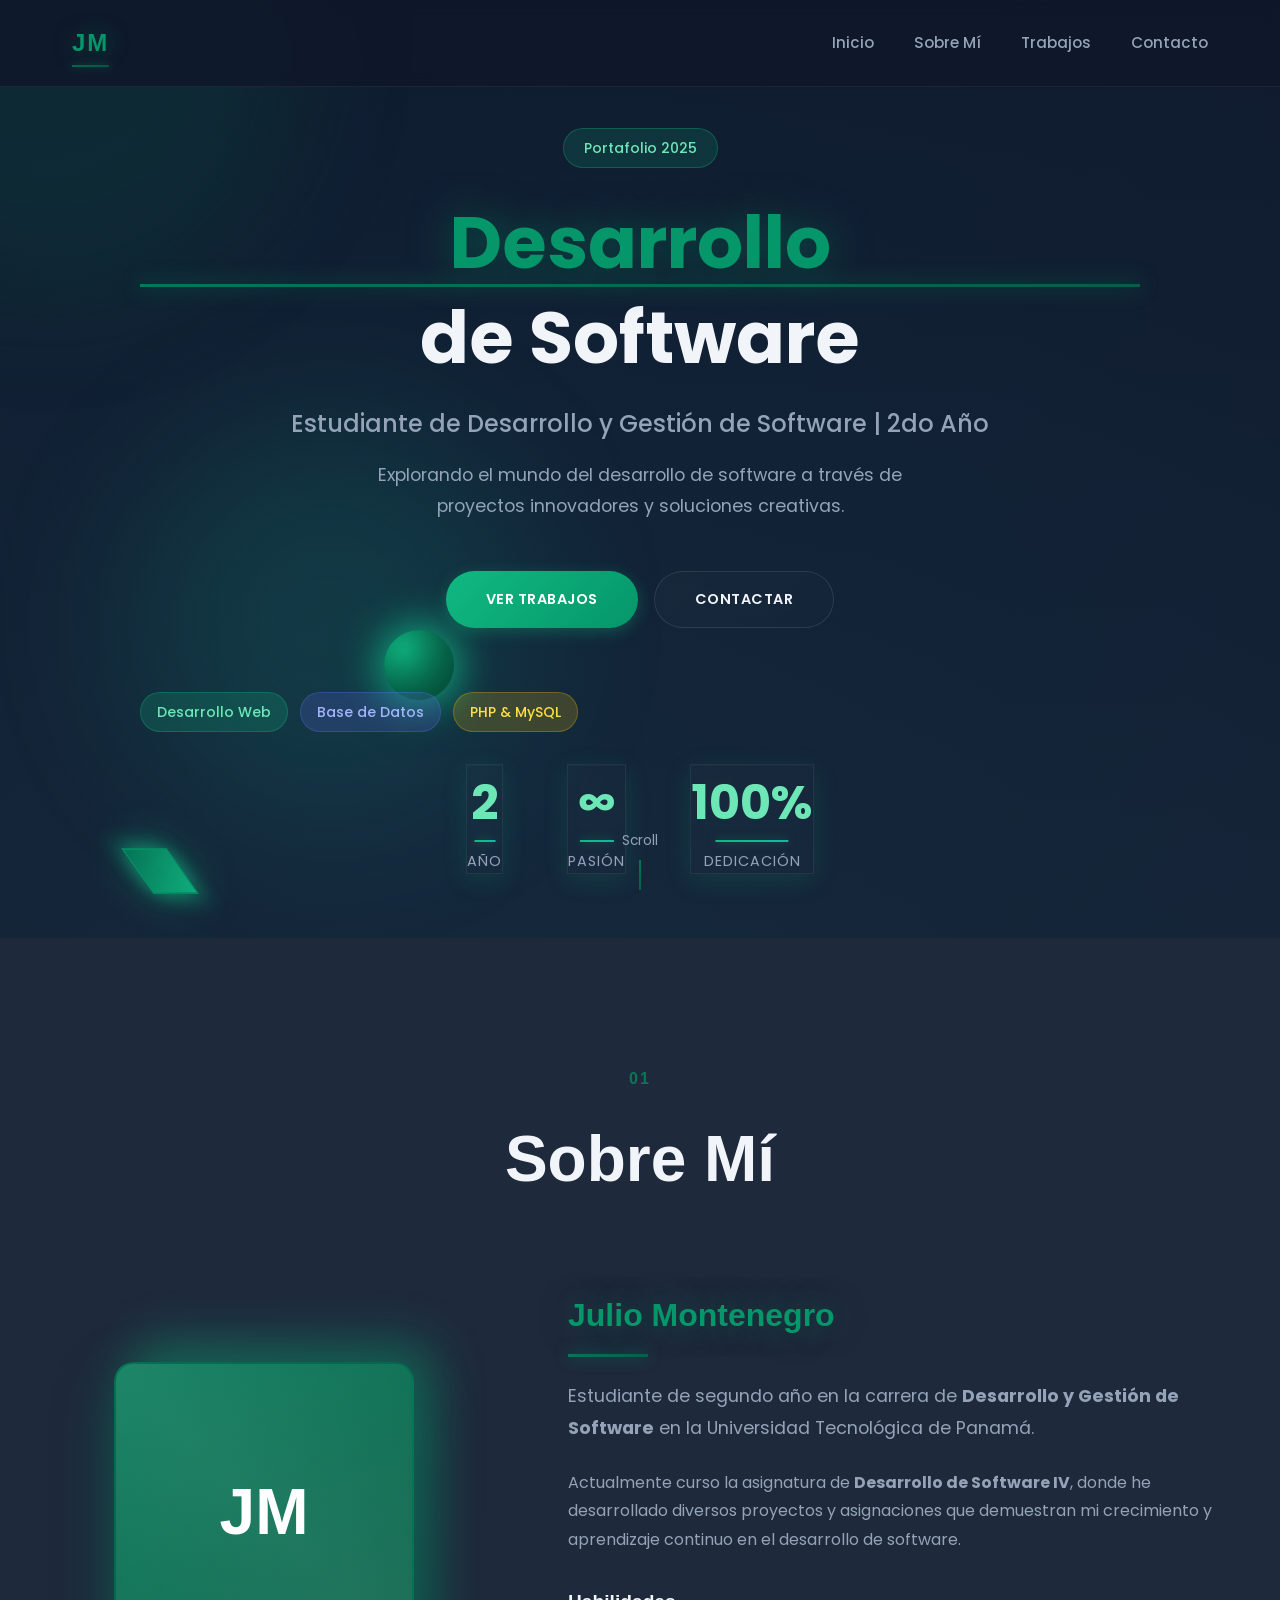
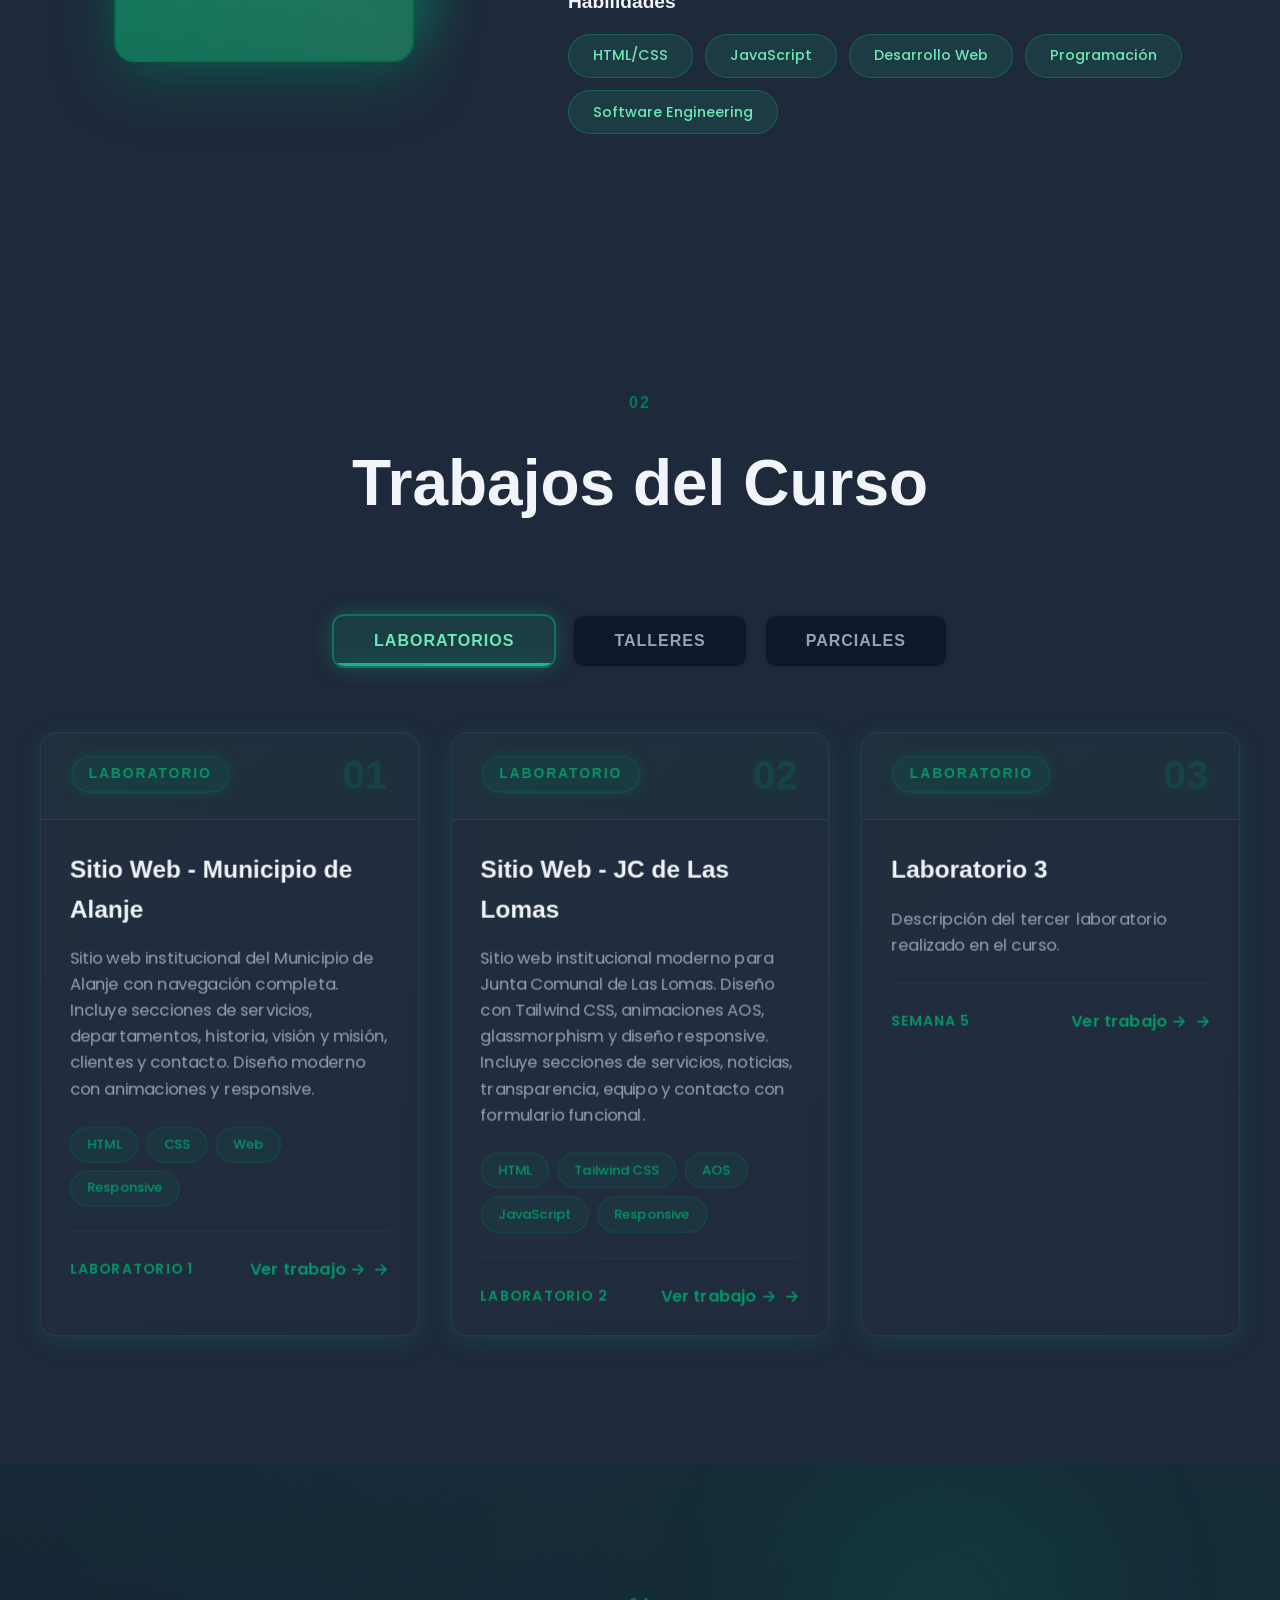
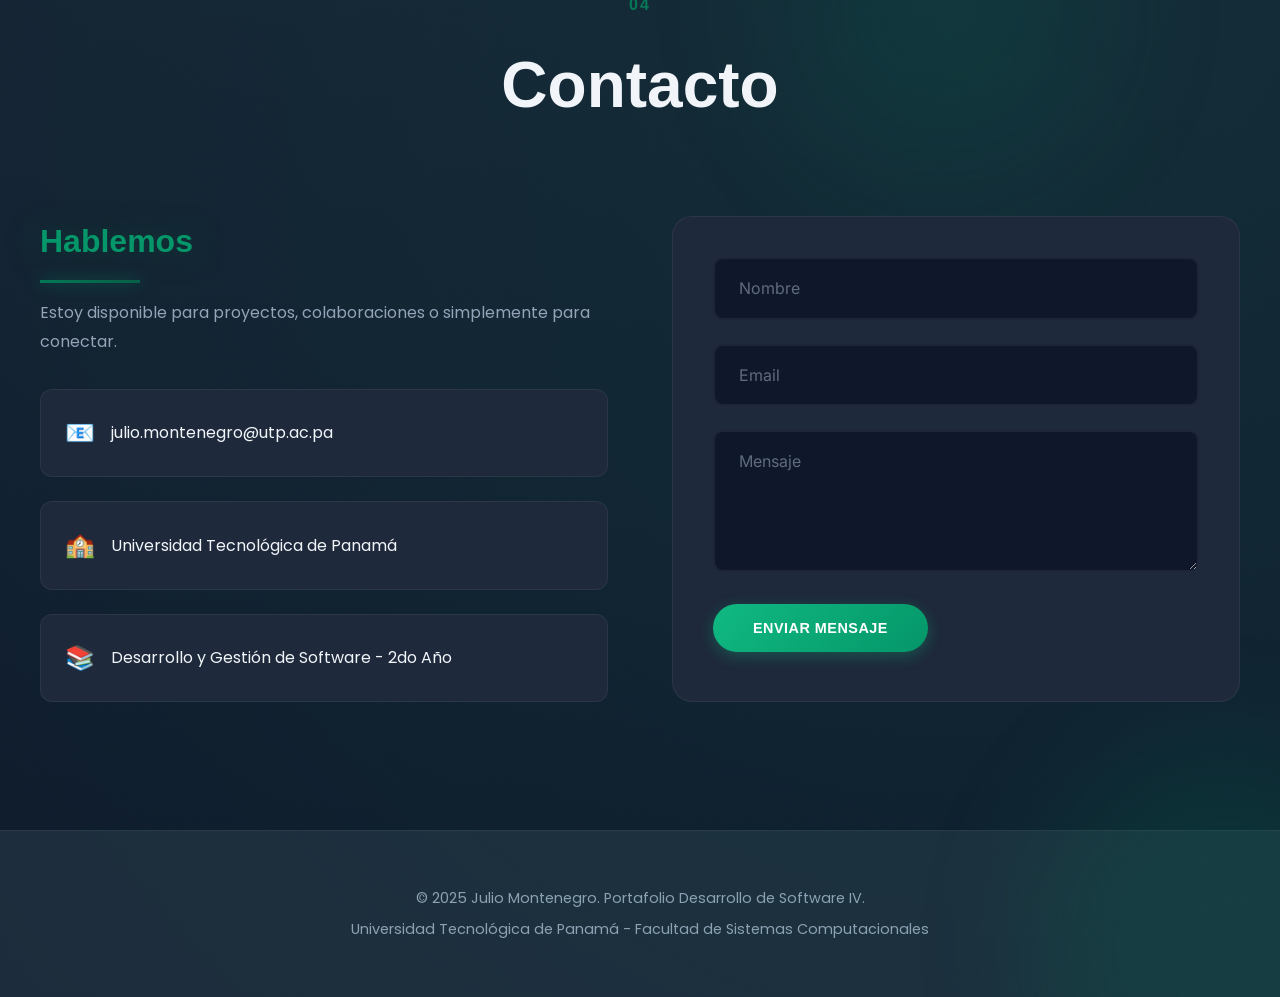
<file: index.html>
<!DOCTYPE html>
<html lang="es">
<head>
    <meta charset="UTF-8">
    <meta name="viewport" content="width=device-width, initial-scale=1.0">
    <title>Portafolio - Desarrollo de Software IV</title>
    <link rel="stylesheet" href="styles.css">
    <link rel="preconnect" href="https://fonts.googleapis.com">
    <link rel="preconnect" href="https://fonts.gstatic.com" crossorigin>
    <link href="https://fonts.googleapis.com/css2?family=Poppins:wght@300;400;500;600;700;800&family=Inter:wght@300;400;500;600;700;800&display=swap" rel="stylesheet">
    <!-- AOS (Animate on Scroll) -->
    <link href="https://unpkg.com/aos@2.3.1/dist/aos.css" rel="stylesheet">
    <script defer src="https://unpkg.com/aos@2.3.1/dist/aos.js"></script>
    <!-- Font Awesome -->
    <link rel="stylesheet" href="https://cdnjs.cloudflare.com/ajax/libs/font-awesome/6.4.0/css/all.min.css"/>
</head>
<body>
    <!-- Background -->
    <div class="bg-gradient"></div>
    <div class="bg-shapes">
        <div class="shape shape-1"></div>
        <div class="shape shape-2"></div>
        <div class="shape shape-3"></div>
        <div class="shape shape-4"></div>
        <div class="shape shape-5"></div>
    </div>
    <!-- 3D Floating Elements - REDUCED for performance -->
    <div class="floating-3d">
        <div class="cube-3d cube-1"></div>
        <div class="cube-3d cube-2"></div>
        <div class="sphere-3d sphere-1"></div>
        <div class="pyramid-3d pyramid-1"></div>
    </div>
    <!-- Glow Effects - REDUCED -->
    <div class="glow-effects">
        <div class="glow glow-1"></div>
        <div class="glow glow-2"></div>
    </div>

    <!-- Navigation -->
    <nav class="navbar">
        <div class="nav-wrapper">
            <div class="logo">
                <span>JM</span>
            </div>
            <ul class="nav-links">
                <li><a href="#inicio">Inicio</a></li>
                <li><a href="#sobre-mi">Sobre Mí</a></li>
                <li><a href="#trabajos">Trabajos</a></li>
                <li><a href="#contacto">Contacto</a></li>
            </ul>
            <div class="nav-toggle">
                <span></span>
                <span></span>
                <span></span>
            </div>
        </div>
    </nav>

    <!-- Hero -->
    <section id="inicio" class="hero">
        <div class="hero-container">
            <div class="hero-content">
                <div class="hero-badge">Portafolio 2025</div>
                <h1 class="hero-title">
                    <span class="title-highlight">Desarrollo</span>
                    <span class="title-main">de Software</span>
                </h1>
                <p class="hero-subtitle">
                    Estudiante de Desarrollo y Gestión de Software | 2do Año
                </p>
                <p class="hero-description">
                    Explorando el mundo del desarrollo de software a través de proyectos 
                    innovadores y soluciones creativas.
                </p>
                <div class="hero-actions">
                    <a href="#trabajos" class="btn btn-primary"><span>Ver Trabajos</span></a>
                    <a href="#contacto" class="btn btn-outline"><span>Contactar</span></a>
                </div>
                <div class="hero-badges">
                    <span class="badge badge-emerald">Desarrollo Web</span>
                    <span class="badge badge-indigo">Base de Datos</span>
                    <span class="badge badge-yellow">PHP & MySQL</span>
                </div>
                <div class="hero-stats">
                    <div class="stat">
                        <div class="stat-value">2</div>
                        <div class="stat-label">Año</div>
                    </div>
                    <div class="stat">
                        <div class="stat-value">∞</div>
                        <div class="stat-label">Pasión</div>
                    </div>
                    <div class="stat">
                        <div class="stat-value">100%</div>
                        <div class="stat-label">Dedicación</div>
                    </div>
                </div>
            </div>
        </div>
        <div class="scroll-hint">
            <span>Scroll</span>
            <div class="scroll-line"></div>
        </div>
    </section>

    <!-- About -->
    <section id="sobre-mi" class="about">
        <div class="container">
            <div class="section-header">
                <span class="section-label">01</span>
                <h2 class="section-title">Sobre Mí</h2>
            </div>
            <div class="about-grid">
                <div class="about-image">
                    <div class="image-wrapper">
                        <div class="image-placeholder">
                            <span>JM</span>
                        </div>
                        <div class="image-decoration"></div>
                    </div>
                </div>
                <div class="about-content">
                    <h3>Julio Montenegro</h3>
                    <p class="about-intro">
                        Estudiante de segundo año en la carrera de 
                        <strong>Desarrollo y Gestión de Software</strong> en la 
                        Universidad Tecnológica de Panamá.
                    </p>
                    <p>
                        Actualmente curso la asignatura de <strong>Desarrollo de Software IV</strong>, 
                        donde he desarrollado diversos proyectos y asignaciones que demuestran 
                        mi crecimiento y aprendizaje continuo en el desarrollo de software.
                    </p>
                    <div class="skills">
                        <h4>Habilidades</h4>
                        <div class="skills-list">
                            <span class="skill">HTML/CSS</span>
                            <span class="skill">JavaScript</span>
                            <span class="skill">Desarrollo Web</span>
                            <span class="skill">Programación</span>
                            <span class="skill">Software Engineering</span>
                        </div>
                    </div>
                </div>
            </div>
        </div>
    </section>

    <!-- Trabajos -->
    <section id="trabajos" class="trabajos">
        <div class="container">
            <div class="section-header">
                <span class="section-label">02</span>
                <h2 class="section-title">Trabajos del Curso</h2>
            </div>
            
            <!-- Tabs Navigation -->
            <div class="trabajos-tabs">
                <button class="tab-btn active" data-tab="laboratorios">
                    <span>Laboratorios</span>
                    <div class="tab-indicator"></div>
                </button>
                <button class="tab-btn" data-tab="talleres">
                    <span>Talleres</span>
                    <div class="tab-indicator"></div>
                </button>
                <button class="tab-btn" data-tab="parciales">
                    <span>Parciales</span>
                    <div class="tab-indicator"></div>
                </button>
            </div>

            <!-- Laboratorios -->
            <div class="tab-content active" id="laboratorios">
                <div class="trabajos-grid">
                    <div class="trabajo-item">
                        <div class="trabajo-header">
                            <span class="trabajo-type">LABORATORIO</span>
                            <span class="trabajo-number">01</span>
                        </div>
                        <div class="trabajo-content">
                            <h3>Sitio Web - Municipio de Alanje</h3>
                            <p>Sitio web institucional del Municipio de Alanje con navegación completa. Incluye secciones de servicios, departamentos, historia, visión y misión, clientes y contacto. Diseño moderno con animaciones y responsive.</p>
                            <div class="trabajo-tech">
                                <span>HTML</span>
                                <span>CSS</span>
                                <span>Web</span>
                                <span>Responsive</span>
                            </div>
                            <div class="trabajo-meta">
                                <span class="trabajo-date">Laboratorio 1</span>
                                <a href="trabajos/laboratorio-1/index.html" target="_blank" class="trabajo-link">Ver trabajo →</a>
                            </div>
                        </div>
                    </div>
                    <div class="trabajo-item">
                        <div class="trabajo-header">
                            <span class="trabajo-type">LABORATORIO</span>
                            <span class="trabajo-number">02</span>
                        </div>
                        <div class="trabajo-content">
                            <h3>Sitio Web - JC de Las Lomas</h3>
                            <p>Sitio web institucional moderno para Junta Comunal de Las Lomas. Diseño con Tailwind CSS, animaciones AOS, glassmorphism y diseño responsive. Incluye secciones de servicios, noticias, transparencia, equipo y contacto con formulario funcional.</p>
                            <div class="trabajo-tech">
                                <span>HTML</span>
                                <span>Tailwind CSS</span>
                                <span>AOS</span>
                                <span>JavaScript</span>
                                <span>Responsive</span>
                            </div>
                            <div class="trabajo-meta">
                                <span class="trabajo-date">Laboratorio 2</span>
                                <a href="trabajos/laboratorio-2/index.html" target="_blank" class="trabajo-link">Ver trabajo →</a>
                            </div>
                        </div>
                    </div>
                    <div class="trabajo-item">
                        <div class="trabajo-header">
                            <span class="trabajo-type">LABORATORIO</span>
                            <span class="trabajo-number">03</span>
                        </div>
                        <div class="trabajo-content">
                            <h3>Laboratorio 3</h3>
                            <p>Descripción del tercer laboratorio realizado en el curso.</p>
                            <div class="trabajo-meta">
                                <span class="trabajo-date">Semana 5</span>
                                <a href="#" class="trabajo-link">Ver trabajo →</a>
                            </div>
                        </div>
                    </div>
                </div>
            </div>

            <!-- Talleres -->
            <div class="tab-content" id="talleres">
                <div class="trabajos-grid">
                    <div class="trabajo-item">
                        <div class="trabajo-header">
                            <span class="trabajo-type">TALLER</span>
                            <span class="trabajo-number">01</span>
                        </div>
                        <div class="trabajo-content">
                            <h3>Sitio Web CAF - Universidad de Chiriquí</h3>
                            <p>Sitio web sobre Diplomados CAF con secciones de Liderazgo para la Transformación y Gobernabilidad y Gerencia Política. Incluye módulos educativos y navegación entre páginas.</p>
                            <div class="trabajo-tech">
                                <span>HTML</span>
                                <span>CSS</span>
                                <span>Web</span>
                            </div>
                            <div class="trabajo-meta">
                                <span class="trabajo-date">Taller 1</span>
                                <a href="trabajos/taller-1/index.html" target="_blank" class="trabajo-link">Ver trabajo →</a>
                            </div>
                        </div>
                    </div>
                    <div class="trabajo-item">
                        <div class="trabajo-header">
                            <span class="trabajo-type">TALLER</span>
                            <span class="trabajo-number">02</span>
                        </div>
                        <div class="trabajo-content">
                            <h3>Sucesos y Más - Agencia Creativa</h3>
                            <p>Sitio web de agencia creativa desarrollado con PHP modular. Incluye secciones de servicios, productos, clientes y contacto. Diseño moderno con Tailwind CSS, animaciones AOS, glassmorphism y menú móvil responsive.</p>
                            <div class="trabajo-tech">
                                <span>PHP</span>
                                <span>Tailwind CSS</span>
                                <span>AOS</span>
                                <span>Font Awesome</span>
                                <span>Responsive</span>
                            </div>
                            <div class="trabajo-meta">
                                <span class="trabajo-date">Taller 2</span>
                                <a href="trabajos/taller-2/index.php" target="_blank" class="trabajo-link">Ver trabajo →</a>
                            </div>
                        </div>
                    </div>
                    <div class="trabajo-item">
                        <div class="trabajo-header">
                            <span class="trabajo-type">TALLER</span>
                            <span class="trabajo-number">03</span>
                        </div>
                        <div class="trabajo-content">
                            <h3>Chinos Café - Sistema POS Web</h3>
                            <p>Sistema completo de punto de venta (POS) para gestión de café. Incluye módulos de ventas, inventario, proveedores y contactos. Desarrollado con PHP, MySQL, Tailwind CSS y arquitectura cliente-servidor. Sistema transaccional con base de datos relacional.</p>
                            <div class="trabajo-tech">
                                <span>PHP</span>
                                <span>MySQL</span>
                                <span>Tailwind CSS</span>
                                <span>AOS</span>
                                <span>POS</span>
                            </div>
                            <div class="trabajo-meta">
                                <span class="trabajo-date">Taller 3</span>
                                <a href="trabajos/taller-3/index.php" target="_blank" class="trabajo-link">Ver trabajo →</a>
                            </div>
                        </div>
                    </div>
                </div>
            </div>

            <!-- Parciales -->
            <div class="tab-content" id="parciales">
                <div class="trabajos-grid">
                    <div class="trabajo-item">
                        <div class="trabajo-header">
                            <span class="trabajo-type">PARCIAL</span>
                            <span class="trabajo-number">01</span>
                        </div>
                        <div class="trabajo-content">
                            <h3>Sitio Web - Centro Especializado en Lenguas (CEL)</h3>
                            <p>Sitio web institucional del CEL de la Universidad Tecnológica de Panamá. Incluye secciones de programas académicos, servicios, información institucional y formulario de contacto. Diseño profesional con colores institucionales UTP, responsive y protección de contenido.</p>
                            <div class="trabajo-tech">
                                <span>HTML</span>
                                <span>CSS</span>
                                <span>JavaScript</span>
                                <span>Font Awesome</span>
                                <span>Responsive</span>
                            </div>
                            <div class="trabajo-meta">
                                <span class="trabajo-date">Parcial 1</span>
                                <a href="trabajos/parcial-1/index.html" target="_blank" class="trabajo-link">Ver trabajo →</a>
                            </div>
                        </div>
                    </div>
                    <div class="trabajo-item">
                        <div class="trabajo-header">
                            <span class="trabajo-type">PARCIAL</span>
                            <span class="trabajo-number">02</span>
                        </div>
                        <div class="trabajo-content">
                            <h3>Sistema de Mantenimiento NIBARRA</h3>
                            <p>Sistema web completo para gestión de mantenimiento de equipos. Incluye autenticación, CRUD de equipos, calendario de mantenimientos, replicación MySQL/MongoDB, chatbot integrado y dashboard con Tailwind CSS. Arquitectura cliente-servidor con sincronización automática.</p>
                            <div class="trabajo-tech">
                                <span>PHP</span>
                                <span>MySQL</span>
                                <span>MongoDB</span>
                                <span>Tailwind CSS</span>
                                <span>JavaScript</span>
                                <span>Composer</span>
                            </div>
                            <div class="trabajo-meta">
                                <span class="trabajo-date">Parcial 2</span>
                                <a href="trabajos/parcial-2/login.php" target="_blank" class="trabajo-link">Ver trabajo →</a>
                            </div>
                        </div>
                    </div>
                    <div class="trabajo-item">
                        <div class="trabajo-header">
                            <span class="trabajo-type">PARCIAL</span>
                            <span class="trabajo-number">03</span>
                        </div>
                        <div class="trabajo-content">
                            <h3>Parcial 3</h3>
                            <p>Descripción del tercer parcial realizado en el curso.</p>
                            <div class="trabajo-meta">
                                <span class="trabajo-date">Tercer Parcial</span>
                                <a href="#" class="trabajo-link">Ver trabajo →</a>
                            </div>
                        </div>
                    </div>
                </div>
            </div>
        </div>
    </section>

    <!-- Contact -->
    <section id="contacto" class="contact">
        <div class="container">
            <div class="section-header">
                <span class="section-label">04</span>
                <h2 class="section-title">Contacto</h2>
            </div>
            <div class="contact-wrapper">
                <div class="contact-info">
                    <h3>Hablemos</h3>
                    <p>Estoy disponible para proyectos, colaboraciones o simplemente para conectar.</p>
                    <div class="contact-items">
                        <div class="contact-item">
                            <span class="contact-icon">📧</span>
                            <span>julio.montenegro@utp.ac.pa</span>
                        </div>
                        <div class="contact-item">
                            <span class="contact-icon">🏫</span>
                            <span>Universidad Tecnológica de Panamá</span>
                        </div>
                        <div class="contact-item">
                            <span class="contact-icon">📚</span>
                            <span>Desarrollo y Gestión de Software - 2do Año</span>
                        </div>
                    </div>
                </div>
                <form class="contact-form">
                    <div class="form-group">
                        <input type="text" placeholder="Nombre" required>
                    </div>
                    <div class="form-group">
                        <input type="email" placeholder="Email" required>
                    </div>
                    <div class="form-group">
                        <textarea placeholder="Mensaje" rows="5" required></textarea>
                    </div>
                    <button type="submit" class="btn btn-primary">Enviar Mensaje</button>
                </form>
            </div>
        </div>
    </section>

    <!-- Footer -->
    <footer class="footer">
        <div class="container">
            <p>&copy; 2025 Julio Montenegro. Portafolio Desarrollo de Software IV.</p>
            <p>Universidad Tecnológica de Panamá - Facultad de Sistemas Computacionales</p>
        </div>
    </footer>

    <script src="script.js"></script>
</body>
</html>
</file>
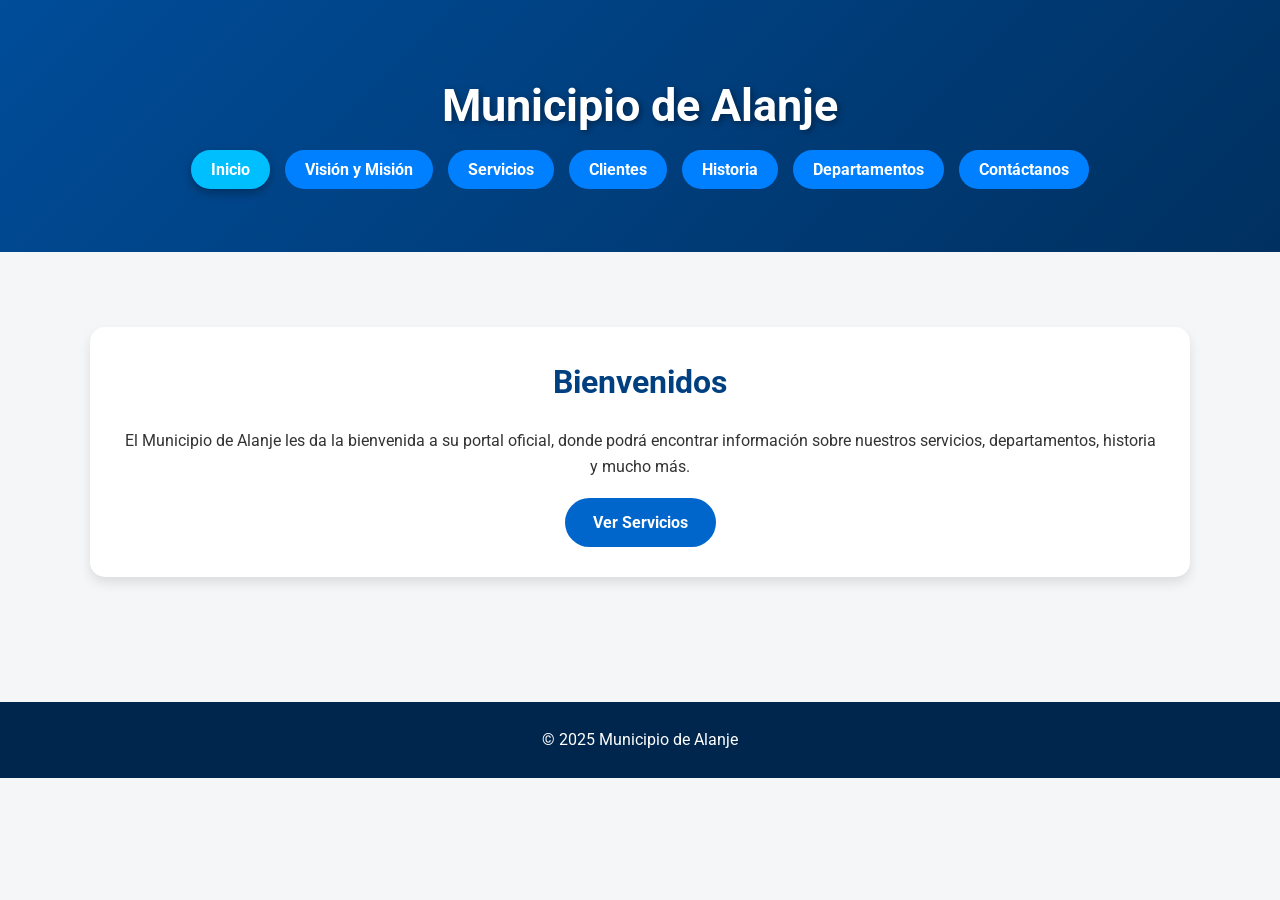
<file: trabajos/laboratorio-1/index.html>
<!DOCTYPE html>
<html lang="es">
<head>
    <meta charset="UTF-8">
    <title>Municipio de Alanje - Inicio</title>
    <link rel="stylesheet" href="style.css">
</head>
<body>
    <header>
        <h1>Municipio de Alanje</h1>
        <nav>
            <ul>
                <li><a href="index.html" class="active">Inicio</a></li>
                <li><a href="vision-mision.html">Visión y Misión</a></li>
                <li><a href="servicios.html">Servicios</a></li>
                <li><a href="clientes.html">Clientes</a></li>
                <li><a href="historia.html">Historia</a></li>
                <li><a href="departamentos.html">Departamentos</a></li>
                <li><a href="contacto.html">Contáctanos</a></li>
            </ul>
        </nav>
    </header>

    <main>
        <section>
            <h2>Bienvenidos</h2>
            <p>El Municipio de Alanje les da la bienvenida a su portal oficial, donde podrá encontrar información sobre nuestros servicios, departamentos, historia y mucho más.</p>
            <a href="servicios.html" class="btn">Ver Servicios</a>
        </section>
    </main>

    <footer>
        <p>© 2025 Municipio de Alanje</p>
    </footer>
</body>
</html>
</file>
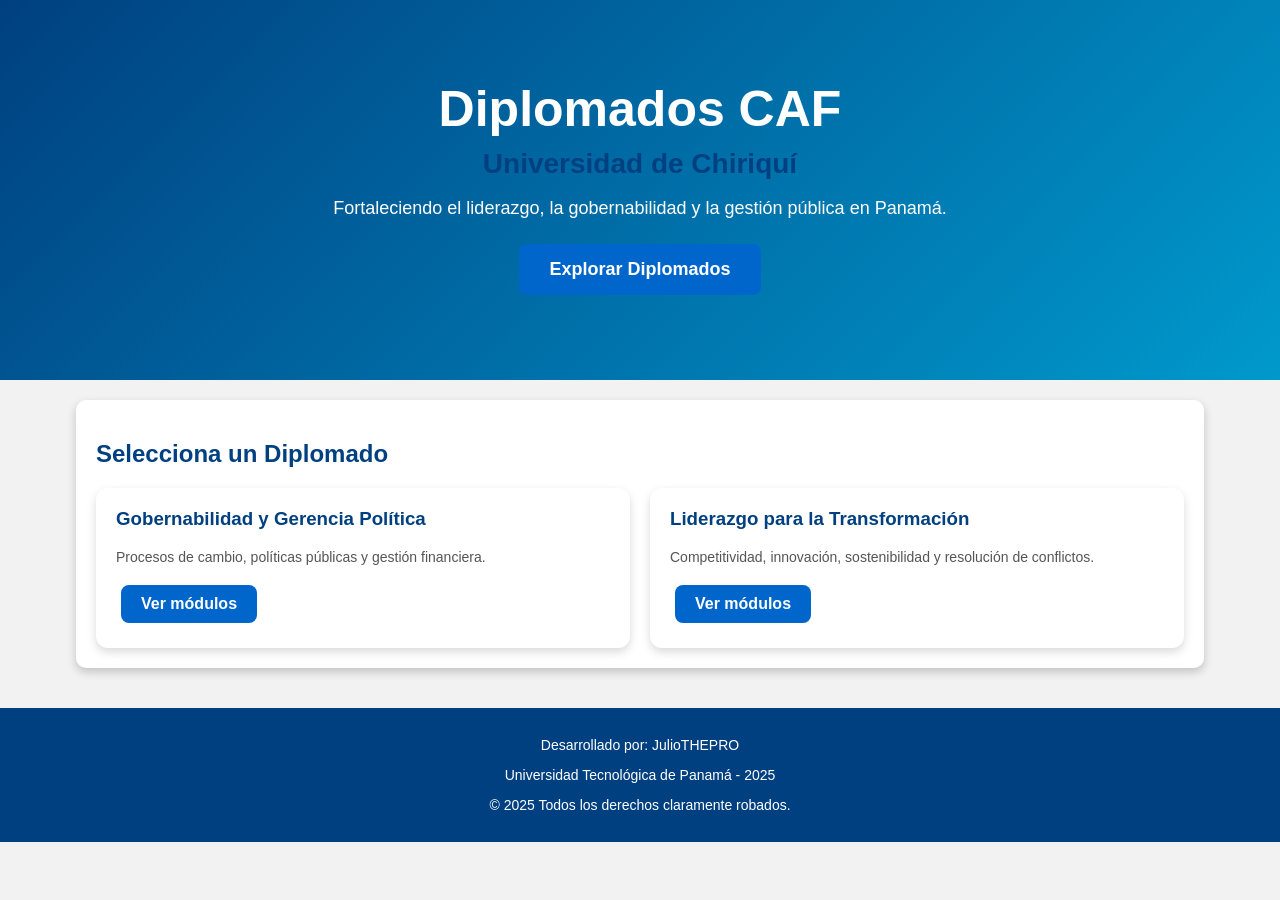
<file: trabajos/taller-1/index.html>
<!DOCTYPE html>
<html lang="es">
<head>
    <meta charset="UTF-8">
    <title>Sitio Web CAF - Universidad de Chiriquí</title>
    <link rel="stylesheet" href="estilos.css">
</head>
<body>
    <!-- Sección de portada -->
    <section class="hero">
        <h1>Diplomados CAF</h1>
        <h2>Universidad de Chiriquí</h2>
        <p>Fortaleciendo el liderazgo, la gobernabilidad y la gestión pública en Panamá.</p>
        <a class="btn btn-large" href="#diplomados">Explorar Diplomados</a>
    </section>

    <!-- Contenido principal -->
    <main id="diplomados">
        <h2>Selecciona un Diplomado</h2>
        <div class="grid">
            <div class="card">
                <h3>Gobernabilidad y Gerencia Política</h3>
                <p>Procesos de cambio, políticas públicas y gestión financiera.</p>
                <a class="btn" href="gobernabilidad.html">Ver módulos</a>
            </div>

            <div class="card">
                <h3>Liderazgo para la Transformación</h3>
                <p>Competitividad, innovación, sostenibilidad y resolución de conflictos.</p>
                <a class="btn" href="liderazgo.html">Ver módulos</a>
            </div>
        </div>
    </main>

    <!-- Pie de página -->
    <footer>
        <p>Desarrollado por: JulioTHEPRO </p>
        <p>Universidad Tecnológica de Panamá - 2025</p>
        <p>&copy; 2025 Todos los derechos claramente robados.</p>
    </footer>
</body>
</html>
</file>
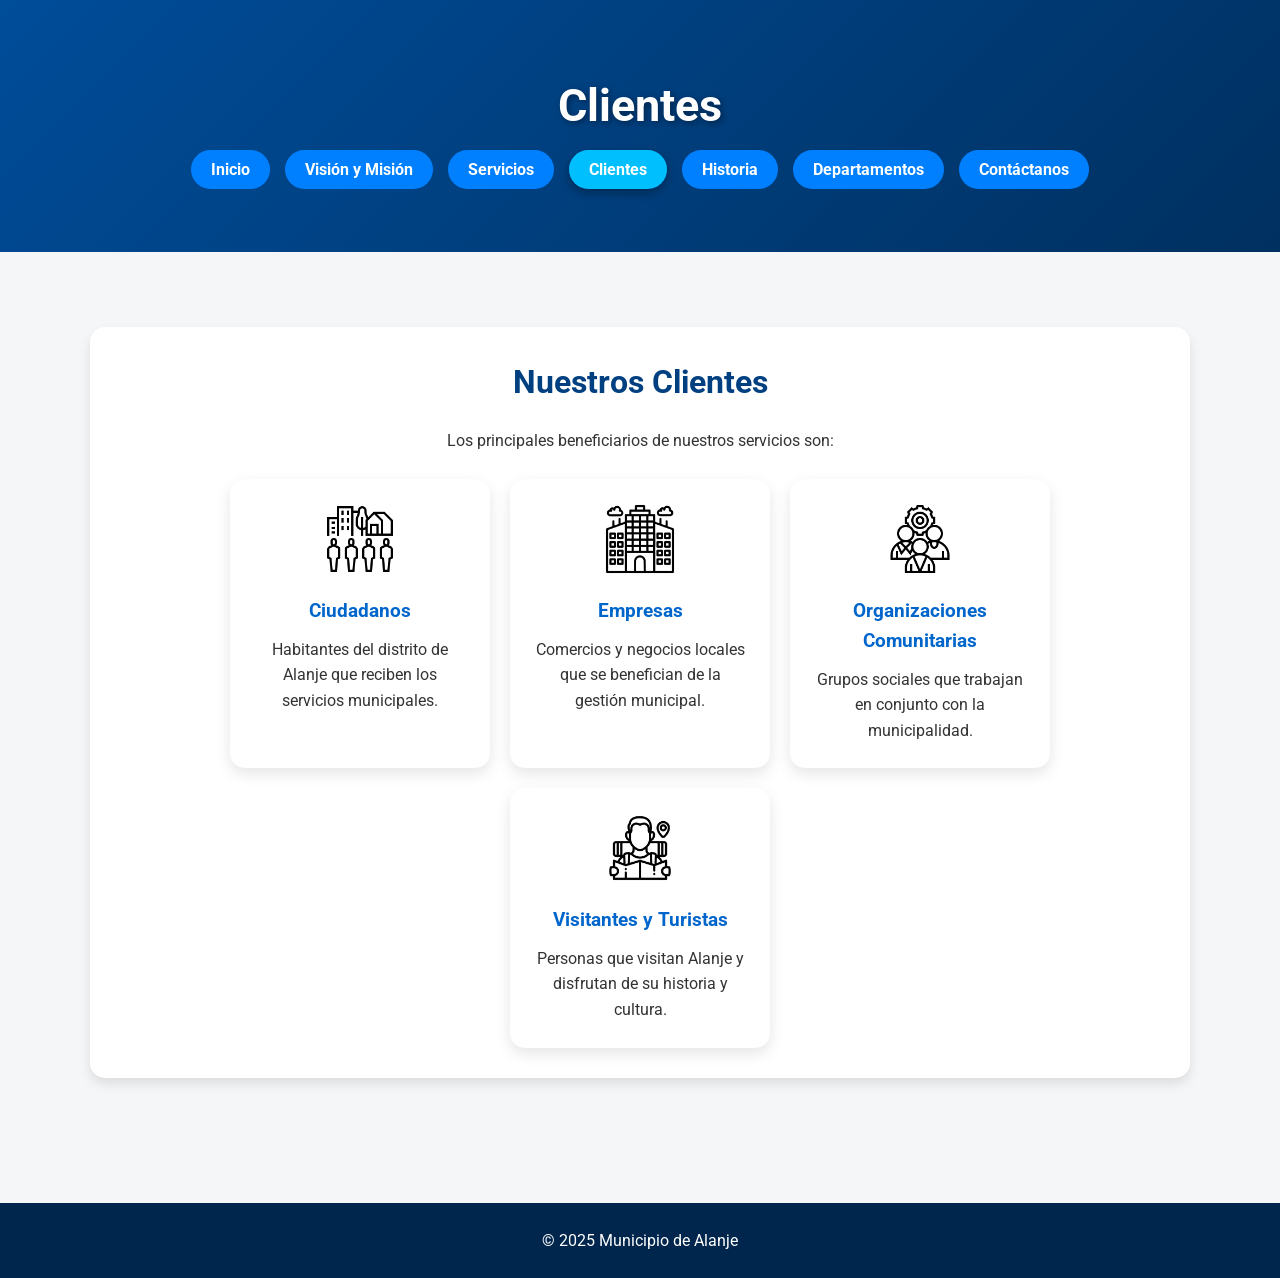
<file: trabajos/laboratorio-1/clientes.html>
<!DOCTYPE html>
<html lang="es">
<head>
    <meta charset="UTF-8">
    <title>Clientes - Municipio de Alanje</title>
    <link rel="stylesheet" href="style.css">
</head>
<body>
    <header>
        <h1>Clientes</h1>
        <nav>
            <ul>
                <li><a href="index.html">Inicio</a></li>
                <li><a href="vision-mision.html">Visión y Misión</a></li>
                <li><a href="servicios.html">Servicios</a></li>
                <li><a href="clientes.html" class="active">Clientes</a></li>
                <li><a href="historia.html">Historia</a></li>
                <li><a href="departamentos.html">Departamentos</a></li>
                <li><a href="contacto.html">Contáctanos</a></li>
            </ul>
        </nav>
    </header>

    <main>
        <section>
            <h2>Nuestros Clientes</h2>
            <p>Los principales beneficiarios de nuestros servicios son:</p>
            <div class="grid">
                <div class="card">
                    <img src="images/icono-ciudadanos.png" alt="Ciudadanos">
                    <h3>Ciudadanos</h3>
                    <p>Habitantes del distrito de Alanje que reciben los servicios municipales.</p>
                </div>
                <div class="card">
                    <img src="images/icono-empresas.png" alt="Empresas">
                    <h3>Empresas</h3>
                    <p>Comercios y negocios locales que se benefician de la gestión municipal.</p>
                </div>
                <div class="card">
                    <img src="images/icono-organizaciones.png" alt="Organizaciones">
                    <h3>Organizaciones Comunitarias</h3>
                    <p>Grupos sociales que trabajan en conjunto con la municipalidad.</p>
                </div>
                <div class="card">
                    <img src="images/icono-turistas.png" alt="Turistas">
                    <h3>Visitantes y Turistas</h3>
                    <p>Personas que visitan Alanje y disfrutan de su historia y cultura.</p>
                </div>
            </div>
        </section>
    </main>

    <footer>
        <p>© 2025 Municipio de Alanje</p>
    </footer>
</body>
</html>
</file>
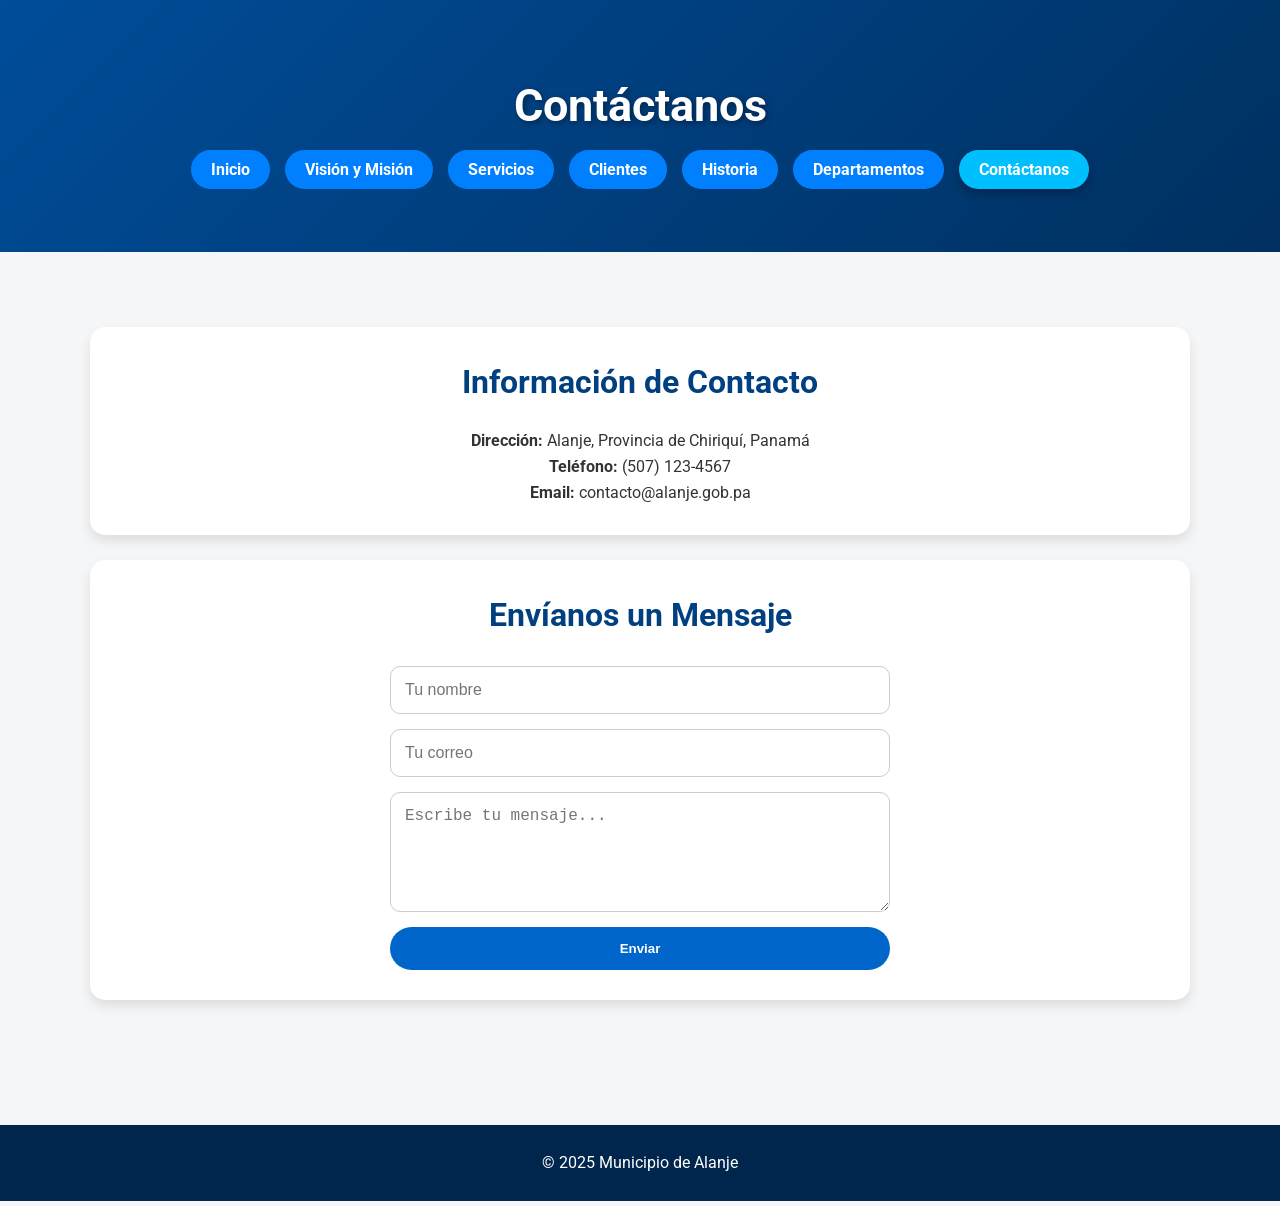
<file: trabajos/laboratorio-1/contacto.html>
<!DOCTYPE html>
<html lang="es">
<head>
    <meta charset="UTF-8">
    <title>Contáctanos - Municipio de Alanje</title>
    <link rel="stylesheet" href="style.css">
</head>
<body>
    <header>
        <h1>Contáctanos</h1>
        <nav>
            <ul>
                <li><a href="index.html">Inicio</a></li>
                <li><a href="vision-mision.html">Visión y Misión</a></li>
                <li><a href="servicios.html">Servicios</a></li>
                <li><a href="clientes.html">Clientes</a></li>
                <li><a href="historia.html">Historia</a></li>
                <li><a href="departamentos.html">Departamentos</a></li>
                <li><a href="contacto.html" class="active">Contáctanos</a></li>
            </ul>
        </nav>
    </header>

    <main>
        <section>
            <h2>Información de Contacto</h2>
            <p><strong>Dirección:</strong> Alanje, Provincia de Chiriquí, Panamá</p>
            <p><strong>Teléfono:</strong> (507) 123-4567</p>
            <p><strong>Email:</strong> contacto@alanje.gob.pa</p>
        </section>

        <section>
            <h2>Envíanos un Mensaje</h2>
            <form>
                <input type="text" placeholder="Tu nombre" required>
                <input type="email" placeholder="Tu correo" required>
                <textarea rows="5" placeholder="Escribe tu mensaje..." required></textarea>
                <button type="submit">Enviar</button>
            </form>
        </section>
    </main>

    <footer>
        <p>© 2025 Municipio de Alanje</p>
    </footer>
</body>
</html>
</file>
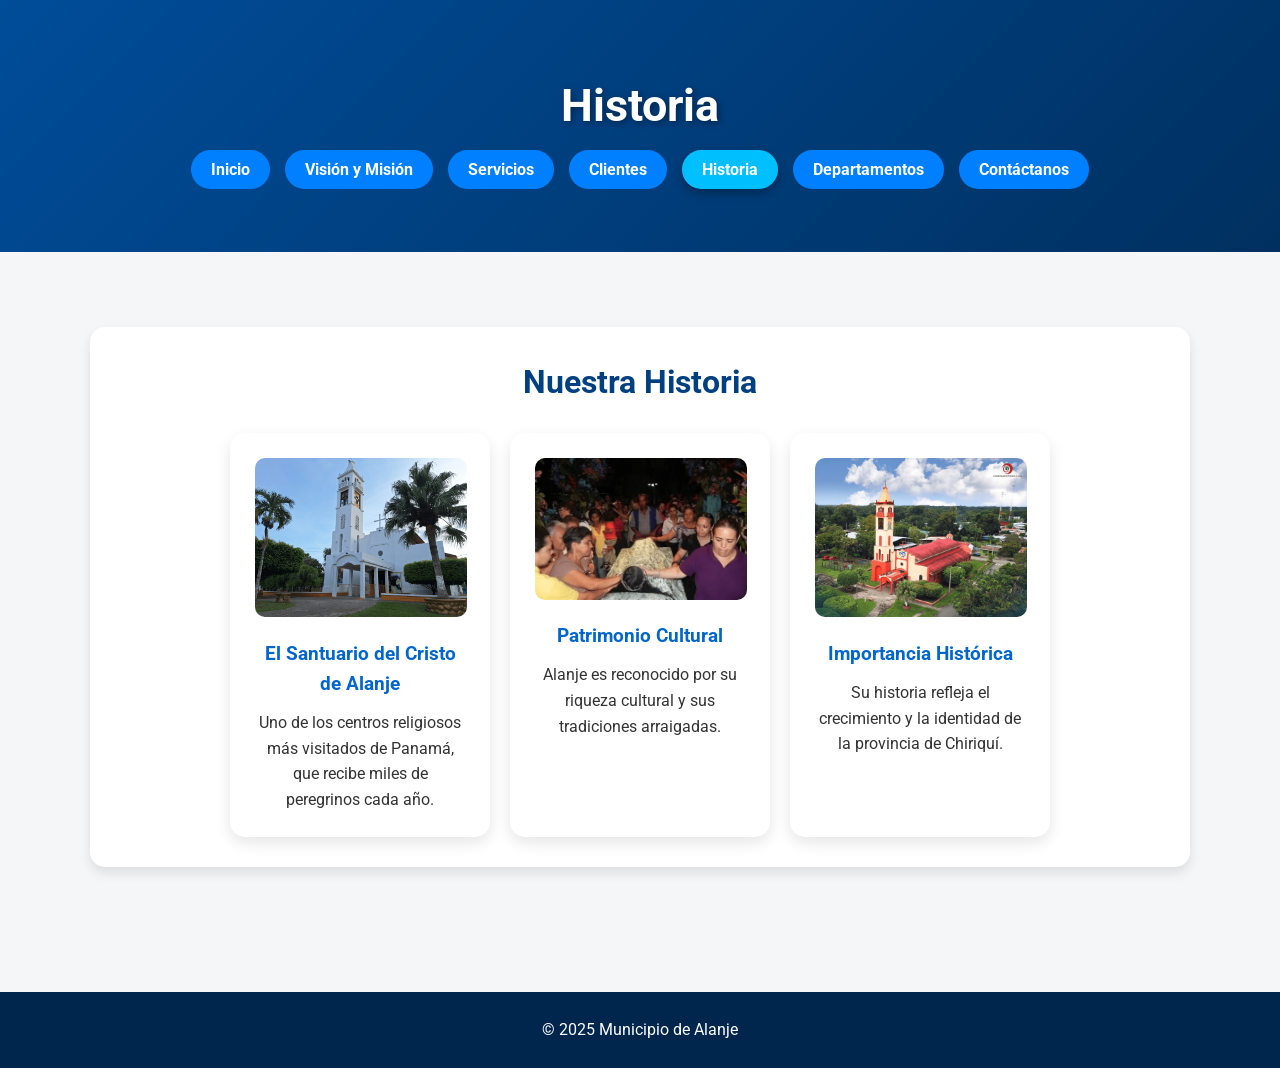
<file: trabajos/laboratorio-1/historia.html>
<!DOCTYPE html>
<html lang="es">
<head>
    <meta charset="UTF-8">
    <title>Historia - Municipio de Alanje</title>
    <link rel="stylesheet" href="style.css">
</head>
<body>
    <header>
        <h1>Historia</h1>
        <nav>
            <ul>
                <li><a href="index.html">Inicio</a></li>
                <li><a href="vision-mision.html">Visión y Misión</a></li>
                <li><a href="servicios.html">Servicios</a></li>
                <li><a href="clientes.html">Clientes</a></li>
                <li><a href="historia.html" class="active">Historia</a></li>
                <li><a href="departamentos.html">Departamentos</a></li>
                <li><a href="contacto.html">Contáctanos</a></li>
            </ul>
        </nav>
    </header>

    <main>
        <section>
            <h2>Nuestra Historia</h2>
            <div class="grid">
                <div class="card historia-card">
                    <img src="images/santuario.png" alt="Santuario de Alanje">
                    <h3>El Santuario del Cristo de Alanje</h3>
                    <p>Uno de los centros religiosos más visitados de Panamá, que recibe miles de peregrinos cada año.</p>
                </div>
                <div class="card historia-card">
                    <img src="images/iglesia.png" alt="Iglesia de Alanje">
                    <h3>Patrimonio Cultural</h3>
                    <p>Alanje es reconocido por su riqueza cultural y sus tradiciones arraigadas.</p>
                </div>
                <div class="card historia-card">
                <img src="images/historia.png" alt="Historia de Alanje">    
                    <h3>Importancia Histórica</h3>
                    <p>Su historia refleja el crecimiento y la identidad de la provincia de Chiriquí.</p>
                </div>
            </div>
        </section>
    </main>

    <footer>
        <p>© 2025 Municipio de Alanje</p>
    </footer>
</body>
</html>
</file>
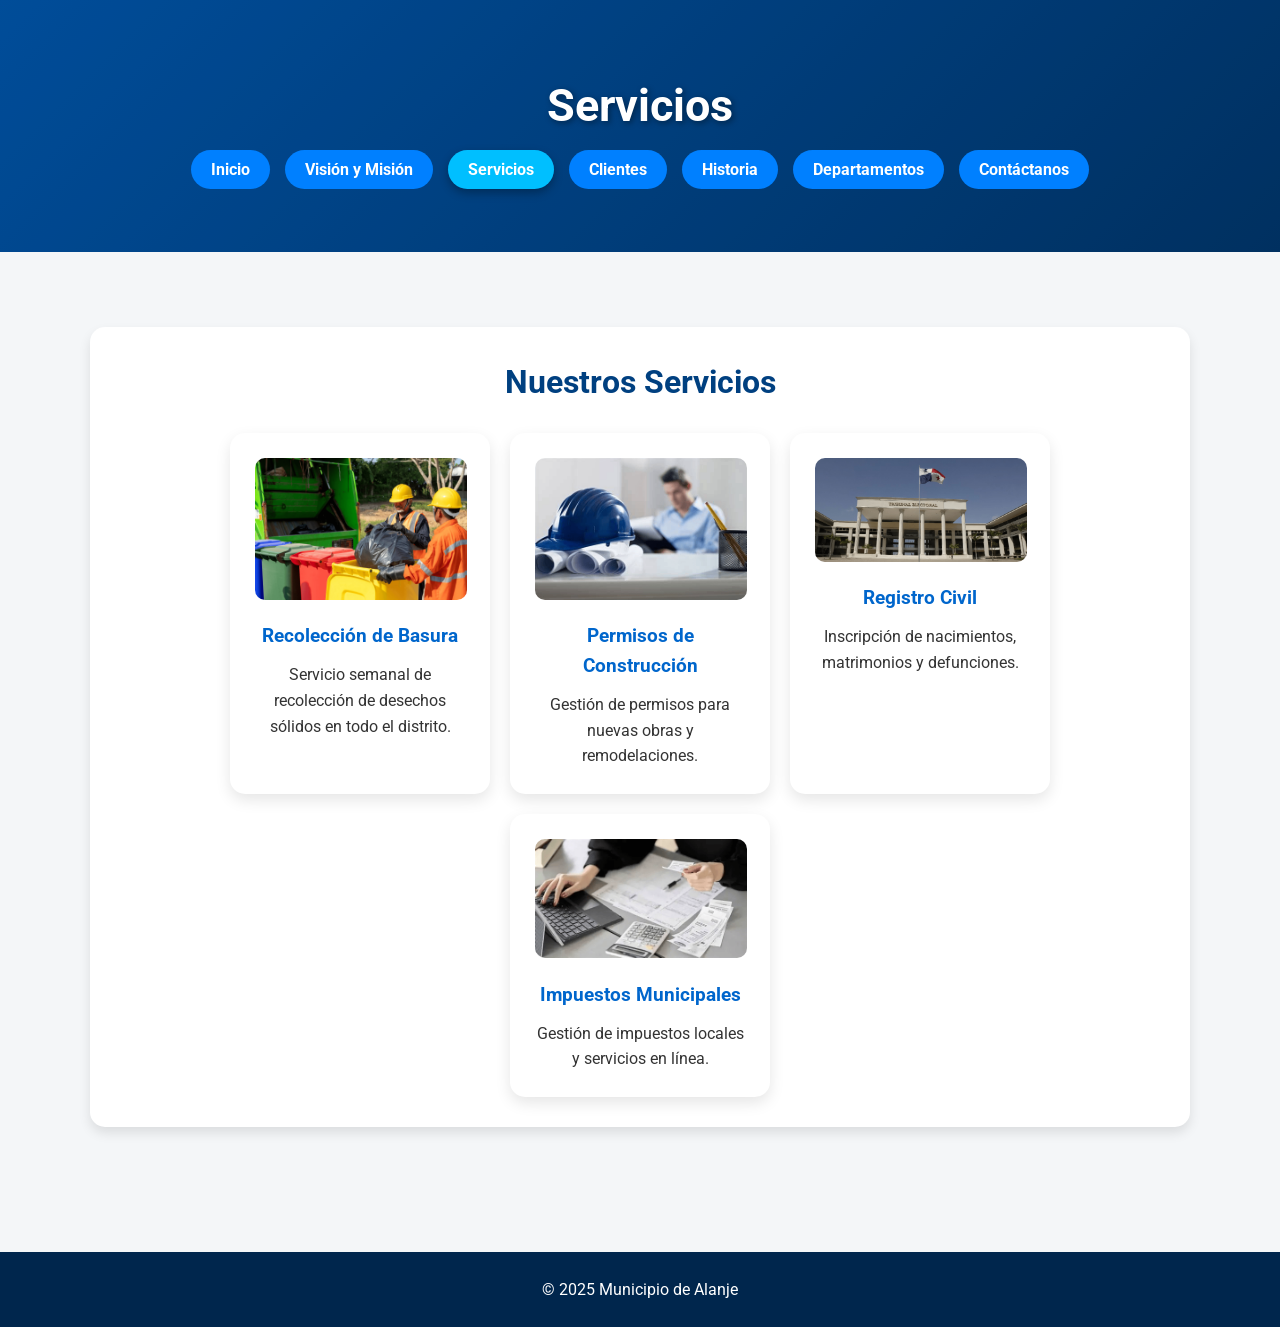
<file: trabajos/laboratorio-1/servicios.html>
<!DOCTYPE html>
<html lang="es">
<head>
    <meta charset="UTF-8">
    <title>Servicios - Municipio de Alanje</title>
    <link rel="stylesheet" href="style.css">
</head>
<body>
    <header>
        <h1>Servicios</h1>
        <nav>
            <ul>
                <li><a href="index.html">Inicio</a></li>
                <li><a href="vision-mision.html">Visión y Misión</a></li>
                <li><a href="servicios.html" class="active">Servicios</a></li>
                <li><a href="clientes.html">Clientes</a></li>
                <li><a href="historia.html">Historia</a></li>
                <li><a href="departamentos.html">Departamentos</a></li>
                <li><a href="contacto.html">Contáctanos</a></li>
            </ul>
        </nav>
    </header>

    <main>
        <section>
            <h2>Nuestros Servicios</h2>
            <div class="grid">
                <div class="card servicio-card">
                    <img src="images/icono-basura.png" alt="Recolección de basura">
                    <h3>Recolección de Basura</h3>
                    <p>Servicio semanal de recolección de desechos sólidos en todo el distrito.</p>
                </div>
                <div class="card servicio-card">
                    <img src="images/icono-construccion.png" alt="Permisos de construcción">
                    <h3>Permisos de Construcción</h3>
                    <p>Gestión de permisos para nuevas obras y remodelaciones.</p>
                </div>
                <div class="card servicio-card">
                    <img src="images/icono-registro.png" alt="Registro civil">
                    <h3>Registro Civil</h3>
                    <p>Inscripción de nacimientos, matrimonios y defunciones.</p>
                </div>
                <div class="card servicio-card">
                    <img src="images/icono-impuestos.png" alt="Pago de impuestos">
                    <h3>Impuestos Municipales</h3>
                    <p>Gestión de impuestos locales y servicios en línea.</p>
                </div>
            </div>
        </section>
    </main>

    <footer>
        <p>© 2025 Municipio de Alanje</p>
    </footer>
</body>
</html>
</file>
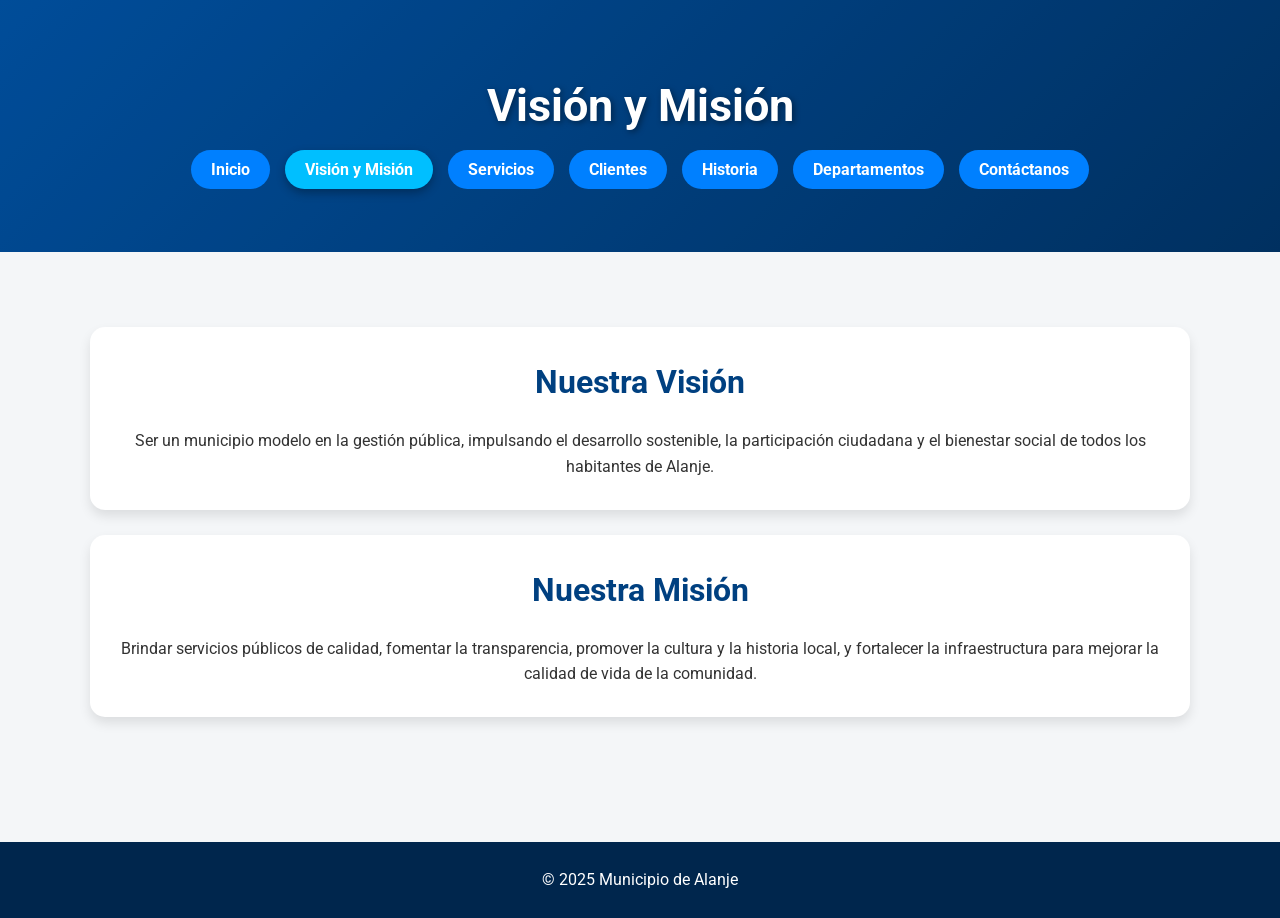
<file: trabajos/laboratorio-1/vision-mision.html>
<!DOCTYPE html>
<html lang="es">
<head>
    <meta charset="UTF-8">
    <title>Visión y Misión - Municipio de Alanje</title>
    <link rel="stylesheet" href="style.css">
</head>
<body>
    <header>
        <h1>Visión y Misión</h1>
        <nav>
            <ul>
                <li><a href="index.html">Inicio</a></li>
                <li><a href="vision-mision.html" class="active">Visión y Misión</a></li>
                <li><a href="servicios.html">Servicios</a></li>
                <li><a href="clientes.html">Clientes</a></li>
                <li><a href="historia.html">Historia</a></li>
                <li><a href="departamentos.html">Departamentos</a></li>
                <li><a href="contacto.html">Contáctanos</a></li>
            </ul>
        </nav>
    </header>

    <main>
        <section>
            <h2>Nuestra Visión</h2>
            <p>Ser un municipio modelo en la gestión pública, impulsando el desarrollo sostenible, la participación ciudadana y el bienestar social de todos los habitantes de Alanje.</p>
        </section>
        <section>
            <h2>Nuestra Misión</h2>
            <p>Brindar servicios públicos de calidad, fomentar la transparencia, promover la cultura y la historia local, y fortalecer la infraestructura para mejorar la calidad de vida de la comunidad.</p>
        </section>
    </main>

    <footer>
        <p>© 2025 Municipio de Alanje</p>
    </footer>
</body>
</html>
</file>
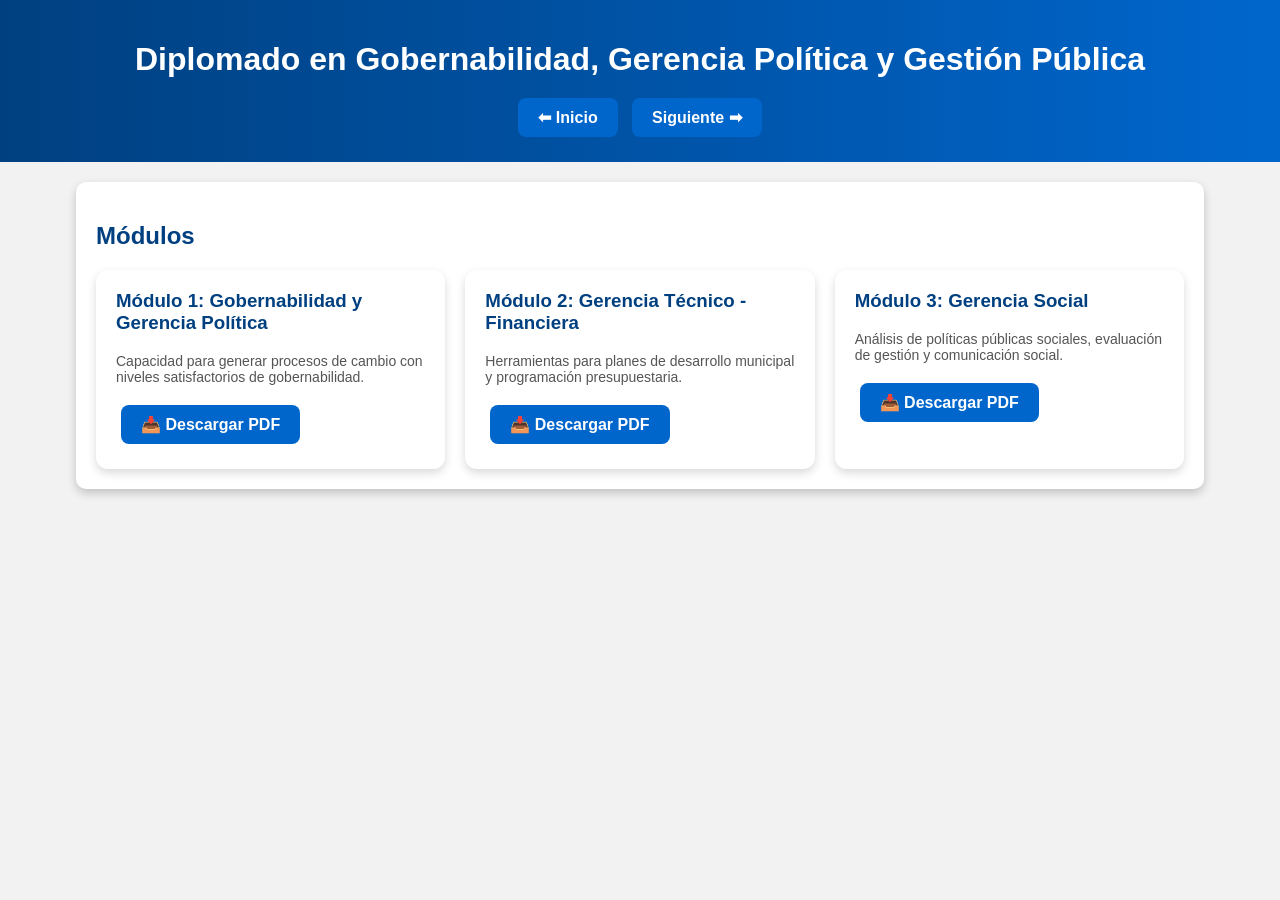
<file: trabajos/taller-1/gobernabilidad.html>
<!DOCTYPE html>
<html lang="es">
<head>
    <meta charset="UTF-8">
    <title>Diplomado en Gobernabilidad</title>
    <link rel="stylesheet" href="estilos.css">
</head>
<body>
    <header>
        <h1>Diplomado en Gobernabilidad, Gerencia Política y Gestión Pública</h1>
        <nav>
            <a class="btn" href="index.html">⬅ Inicio</a>
            <a class="btn" href="liderazgo.html">Siguiente ➡</a>
        </nav>
    </header>

    <main>
        <h2>Módulos</h2>
        <div class="grid">
            <div class="card">
                <h3>Módulo 1: Gobernabilidad y Gerencia Política</h3>
                <p>Capacidad para generar procesos de cambio con niveles satisfactorios de gobernabilidad.</p>
                <a class="btn" href="pdfs/modulo1.pdf" target="_blank">📥 Descargar PDF</a>
            </div>

            <div class="card">
                <h3>Módulo 2: Gerencia Técnico - Financiera</h3>
                <p>Herramientas para planes de desarrollo municipal y programación presupuestaria.</p>
                <a class="btn" href="pdfs/modulo2.pdf" target="_blank">📥 Descargar PDF</a>
            </div>

            <div class="card">
                <h3>Módulo 3: Gerencia Social</h3>
                <p>Análisis de políticas públicas sociales, evaluación de gestión y comunicación social.</p>
                <a class="btn" href="pdfs/modulo3.pdf" target="_blank">📥 Descargar PDF</a>
            </div>
        </div>
    </main>
</body>
</html>
</file>
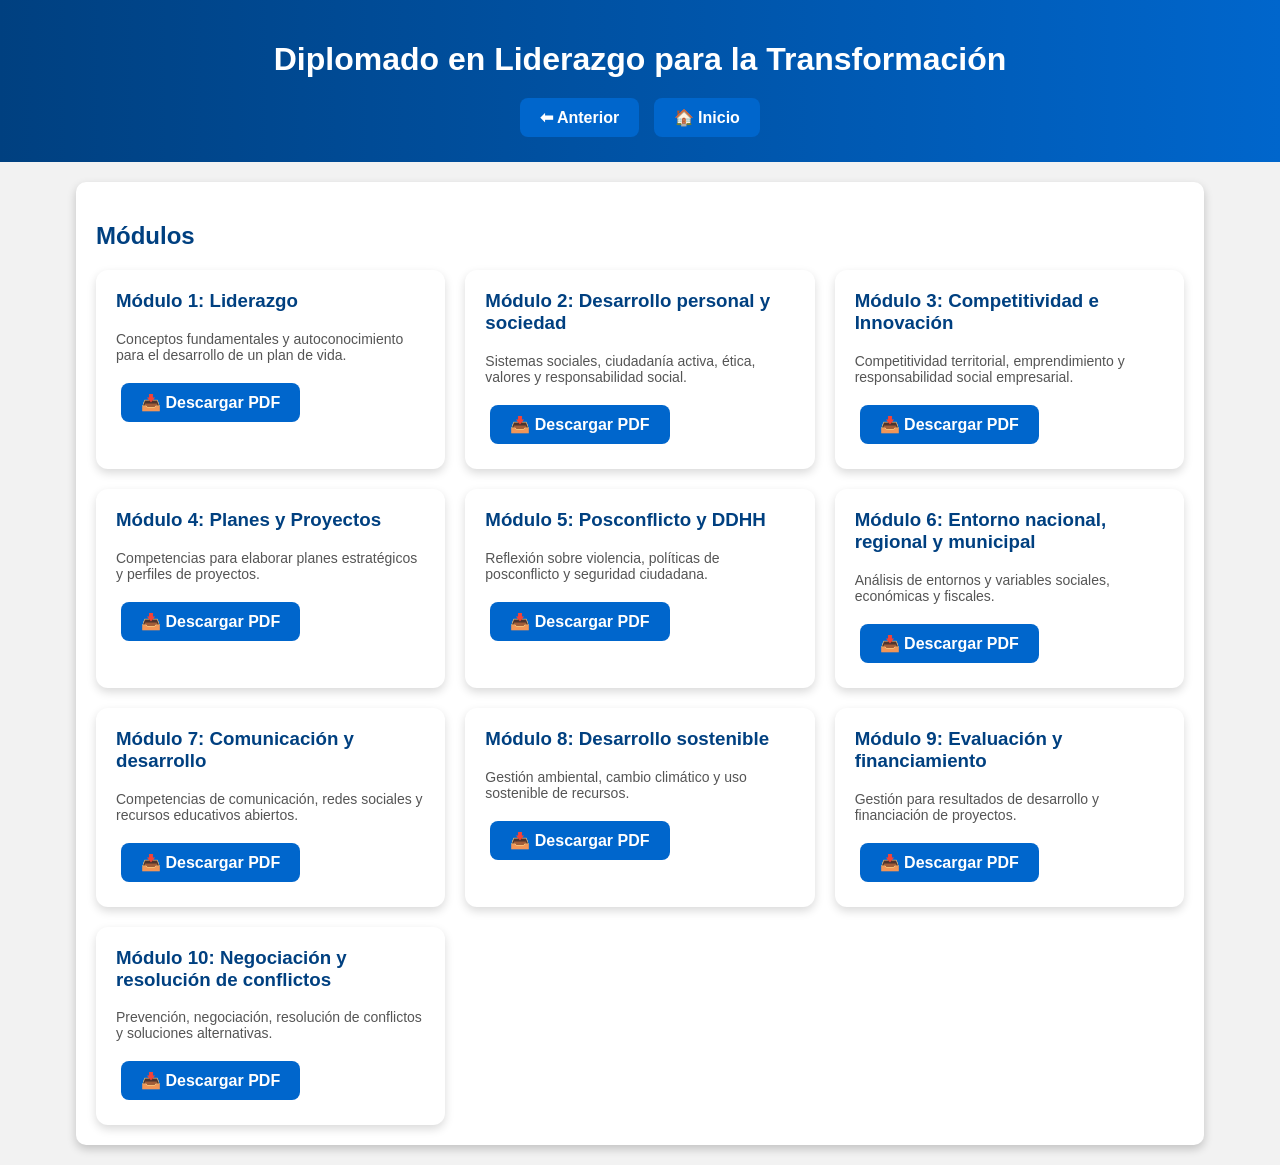
<file: trabajos/taller-1/liderazgo.html>
<!DOCTYPE html>
<html lang="es">
<head>
    <meta charset="UTF-8">
    <title>Diplomado en Liderazgo</title>
    <link rel="stylesheet" href="estilos.css">
</head>
<body>
    <header>
        <h1>Diplomado en Liderazgo para la Transformación</h1>
        <nav>
            <a class="btn" href="gobernabilidad.html">⬅ Anterior</a>
            <a class="btn" href="index.html">🏠 Inicio</a>
        </nav>
    </header>

    <main>
        <h2>Módulos</h2>
        <div class="grid">
            <div class="card">
                <h3>Módulo 1: Liderazgo</h3>
                <p>Conceptos fundamentales y autoconocimiento para el desarrollo de un plan de vida.</p>
                <a class="btn" href="pdfs/liderazgo1.pdf" target="_blank">📥 Descargar PDF</a>
            </div>

            <div class="card">
                <h3>Módulo 2: Desarrollo personal y sociedad</h3>
                <p>Sistemas sociales, ciudadanía activa, ética, valores y responsabilidad social.</p>
                <a class="btn" href="pdfs/liderazgo2.pdf" target="_blank">📥 Descargar PDF</a>
            </div>

            <div class="card">
                <h3>Módulo 3: Competitividad e Innovación</h3>
                <p>Competitividad territorial, emprendimiento y responsabilidad social empresarial.</p>
                <a class="btn" href="pdfs/liderazgo3.pdf" target="_blank">📥 Descargar PDF</a>
            </div>

            <div class="card">
                <h3>Módulo 4: Planes y Proyectos</h3>
                <p>Competencias para elaborar planes estratégicos y perfiles de proyectos.</p>
                <a class="btn" href="pdfs/liderazgo4.pdf" target="_blank">📥 Descargar PDF</a>
            </div>

            <div class="card">
                <h3>Módulo 5: Posconflicto y DDHH</h3>
                <p>Reflexión sobre violencia, políticas de posconflicto y seguridad ciudadana.</p>
                <a class="btn" href="pdfs/liderazgo5.pdf" target="_blank">📥 Descargar PDF</a>
            </div>

            <div class="card">
                <h3>Módulo 6: Entorno nacional, regional y municipal</h3>
                <p>Análisis de entornos y variables sociales, económicas y fiscales.</p>
                <a class="btn" href="pdfs/liderazgo6.pdf" target="_blank">📥 Descargar PDF</a>
            </div>

            <div class="card">
                <h3>Módulo 7: Comunicación y desarrollo</h3>
                <p>Competencias de comunicación, redes sociales y recursos educativos abiertos.</p>
                <a class="btn" href="pdfs/liderazgo7.pdf" target="_blank">📥 Descargar PDF</a>
            </div>

            <div class="card">
                <h3>Módulo 8: Desarrollo sostenible</h3>
                <p>Gestión ambiental, cambio climático y uso sostenible de recursos.</p>
                <a class="btn" href="pdfs/liderazgo8.pdf" target="_blank">📥 Descargar PDF</a>
            </div>

            <div class="card">
                <h3>Módulo 9: Evaluación y financiamiento</h3>
                <p>Gestión para resultados de desarrollo y financiación de proyectos.</p>
                <a class="btn" href="pdfs/liderazgo9.pdf" target="_blank">📥 Descargar PDF</a>
            </div>

            <div class="card">
                <h3>Módulo 10: Negociación y resolución de conflictos</h3>
                <p>Prevención, negociación, resolución de conflictos y soluciones alternativas.</p>
                <a class="btn" href="pdfs/liderazgo10.pdf" target="_blank">📥 Descargar PDF</a>
            </div>
        </div>
    </main>
</body>
</html>
</file>
<file: styles.css>
* {
    margin: 0;
    padding: 0;
    box-sizing: border-box;
}

:root {
    --primary: #047857;
    --primary-dark: #065f46;
    --primary-light: #059669;
    --secondary: #10b981;
    --secondary-dark: #059669;
    --accent: #14b8a6;
    --emerald: #10b981;
    --emerald-dark: #047857;
    --emerald-darker: #065f46;
    --teal: #14b8a6;
    --dark: #0f172a;
    --dark-light: #1e293b;
    --dark-lighter: #334155;
    --bg: #0f172a;
    --bg-light: #1e293b;
    --bg-lighter: #334155;
    --text: #f1f5f9;
    --text-muted: #94a3b8;
    --border: rgba(255, 255, 255, 0.06);
    --border-light: rgba(255, 255, 255, 0.1);
    --glass: rgba(255, 255, 255, 0.06);
    --glass-2: rgba(255, 255, 255, 0.04);
    --gradient-1: linear-gradient(135deg, #047857 0%, #065f46 100%);
    --gradient-2: linear-gradient(135deg, #10b981 0%, #059669 100%);
    --gradient-3: linear-gradient(135deg, #14b8a6 0%, #0d9488 100%);
    --gradient-emerald: linear-gradient(135deg, #10b981 0%, #14b8a6 100%);
    --gradient-dark-green: linear-gradient(135deg, #065f46 0%, #047857 100%);
    --shadow-primary: 0 10px 40px rgba(4, 120, 87, 0.3);
    --shadow-hover: 0 20px 60px rgba(4, 120, 87, 0.4);
    --shadow-glass: 0 6px 24px rgba(16, 185, 129, 0.15), 0 1px 0 rgba(255, 255, 255, 0.02) inset;
}

html {
    scroll-behavior: smooth;
}

body {
    font-family: 'Poppins', 'Inter', sans-serif;
    background: linear-gradient(to bottom, #0f172a, #1e293b, #0f172a);
    color: var(--text);
    overflow-x: hidden;
    line-height: 1.6;
    perspective: 1000px;
}

/* Background */
.bg-gradient {
    position: fixed;
    top: 0;
    left: 0;
    width: 100%;
    height: 100%;
    background: 
        radial-gradient(circle at 20% 50%, rgba(4, 120, 87, 0.12) 0%, transparent 50%),
        radial-gradient(circle at 80% 80%, rgba(5, 150, 105, 0.12) 0%, transparent 50%),
        radial-gradient(circle at 40% 20%, rgba(8, 145, 178, 0.08) 0%, transparent 50%);
    z-index: 0;
    pointer-events: none;
}

.bg-shapes {
    position: fixed;
    top: 0;
    left: 0;
    width: 100%;
    height: 100%;
    z-index: 0;
    pointer-events: none;
    overflow: hidden;
}

.shape {
    position: absolute;
    border-radius: 50%;
    filter: blur(60px);
    opacity: 0.2;
    will-change: transform;
    transition: opacity 0.3s ease;
}

.shape-1 {
    width: 500px;
    height: 500px;
    background: var(--emerald-darker);
    top: -200px;
    left: -200px;
}

.shape-2 {
    width: 400px;
    height: 400px;
    background: var(--emerald-dark);
    bottom: -150px;
    right: -150px;
}

.shape-3 {
    width: 300px;
    height: 300px;
    background: var(--emerald);
    top: 50%;
    right: 10%;
}

.shape-4 {
    width: 350px;
    height: 350px;
    background: var(--primary-light);
    top: 30%;
    left: 50%;
    animation-delay: 7s;
}

.shape-5 {
    width: 250px;
    height: 250px;
    background: var(--secondary);
    bottom: 30%;
    left: 40%;
    animation-delay: 12s;
}

/* Removed float animation - no animations */

/* 3D Floating Elements */
.floating-3d {
    position: fixed;
    top: 0;
    left: 0;
    width: 100%;
    height: 100%;
    z-index: 0;
    pointer-events: none;
    overflow: hidden;
}

.cube-3d {
    position: absolute;
    width: 60px;
    height: 60px;
    transform-style: preserve-3d;
    animation: cube-rotate 20s linear infinite;
    will-change: transform; /* GPU acceleration */
    transform: translateZ(0); /* Force GPU layer */
}

.cube-1 {
    top: 20%;
    left: 10%;
    animation-delay: 0s;
}

.cube-2 {
    top: 60%;
    right: 15%;
    animation-delay: 5s;
    width: 80px;
    height: 80px;
}

.cube-3 {
    bottom: 20%;
    left: 20%;
    animation-delay: 10s;
    width: 50px;
    height: 50px;
}

.cube-3d::before,
.cube-3d::after {
    content: '';
    position: absolute;
    width: 100%;
    height: 100%;
    background: linear-gradient(135deg, var(--primary), var(--primary-light));
    border: 2px solid var(--primary-light);
    box-shadow: 0 0 30px rgba(4, 120, 87, 0.6);
}

.cube-3d::before {
    transform: rotateY(45deg) rotateX(45deg);
    opacity: 0.8;
}

.cube-3d::after {
    transform: rotateY(-45deg) rotateX(-45deg);
    opacity: 0.6;
}

@keyframes cube-rotate {
    0% {
        transform: rotateX(0deg) rotateY(0deg) rotateZ(0deg) translateZ(0);
    }
    25% {
        transform: rotateX(90deg) rotateY(90deg) rotateZ(45deg) translateZ(50px);
    }
    50% {
        transform: rotateX(180deg) rotateY(180deg) rotateZ(90deg) translateZ(0);
    }
    75% {
        transform: rotateX(270deg) rotateY(270deg) rotateZ(135deg) translateZ(-50px);
    }
    100% {
        transform: rotateX(360deg) rotateY(360deg) rotateZ(180deg) translateZ(0);
    }
}

.pyramid-3d {
    position: absolute;
    width: 0;
    height: 0;
    border-style: solid;
    transform-style: preserve-3d;
    will-change: transform;
    transform: translateZ(0);
    animation: pyramid-spin 15s linear infinite;
}

.pyramid-1 {
    top: 30%;
    right: 20%;
    border-left: 40px solid transparent;
    border-right: 40px solid transparent;
    border-bottom: 70px solid var(--primary);
    filter: drop-shadow(0 0 20px var(--primary));
    animation-delay: 0s;
}

.pyramid-2 {
    bottom: 30%;
    right: 30%;
    border-left: 50px solid transparent;
    border-right: 50px solid transparent;
    border-bottom: 90px solid var(--secondary);
    filter: drop-shadow(0 0 20px var(--secondary));
    animation-delay: 7s;
}

@keyframes pyramid-spin {
    0% {
        transform: rotateY(0deg) rotateX(0deg) translateZ(0);
    }
    50% {
        transform: rotateY(180deg) rotateX(45deg) translateZ(100px);
    }
    100% {
        transform: rotateY(360deg) rotateX(0deg) translateZ(0);
    }
}

.sphere-3d {
    position: absolute;
    width: 70px;
    height: 70px;
    border-radius: 50%;
    background: radial-gradient(circle at 30% 30%, var(--primary-light), var(--primary));
    will-change: transform;
    transform: translateZ(0);
    box-shadow: 
        0 0 40px rgba(4, 120, 87, 0.8),
        inset -20px -20px 40px rgba(0, 0, 0, 0.5);
    animation: sphere-float 12s ease-in-out infinite;
    transform-style: preserve-3d;
}

.sphere-1 {
    top: 15%;
    left: 30%;
    animation-delay: 0s;
}

.sphere-2 {
    bottom: 25%;
    right: 25%;
    width: 90px;
    height: 90px;
    background: radial-gradient(circle at 30% 30%, var(--secondary), var(--accent));
    animation-delay: 6s;
}

@keyframes sphere-float {
    0%, 100% {
        transform: translateY(0) rotateX(0deg) rotateY(0deg) scale(1);
    }
    25% {
        transform: translateY(-50px) rotateX(90deg) rotateY(90deg) scale(1.1);
    }
    50% {
        transform: translateY(0) rotateX(180deg) rotateY(180deg) scale(1);
    }
    75% {
        transform: translateY(50px) rotateX(270deg) rotateY(270deg) scale(1.1);
    }
}

/* Navigation */
.navbar {
    position: fixed;
    top: 0;
    width: 100%;
    z-index: 1000;
    padding: 1.5rem 0;
    background: linear-gradient(135deg, rgba(15, 23, 42, 0.95) 0%, rgba(30, 41, 59, 0.95) 100%);
    backdrop-filter: blur(8px); /* Reduced blur */
    -webkit-backdrop-filter: blur(8px);
    border-bottom: 1px solid rgba(255, 255, 255, 0.06);
    box-shadow: 0 4px 20px rgba(0, 0, 0, 0.2), var(--shadow-glass);
    transition: all 0.3s ease;
    transform-style: preserve-3d;
    will-change: background, box-shadow; /* GPU acceleration */
    contain: layout style paint; /* Isolate rendering */
}

.navbar::before {
    content: '';
    position: absolute;
    top: 0;
    left: 0;
    width: 100%;
    height: 100%;
    background: linear-gradient(90deg, transparent, rgba(4, 120, 87, 0.1), transparent);
    transform: translateX(-100%);
    animation: nav-scan 5s ease-in-out infinite;
}

@keyframes nav-scan {
    0% {
        transform: translateX(-100%);
    }
    100% {
        transform: translateX(100%);
    }
}

.nav-wrapper {
    max-width: 1200px;
    margin: 0 auto;
    padding: 0 2rem;
    display: flex;
    justify-content: space-between;
    align-items: center;
}

.logo {
    font-family: 'Space Grotesk', sans-serif;
    font-size: 1.5rem;
    font-weight: 700;
    color: var(--primary-light);
    text-shadow: 0 0 20px rgba(4, 120, 87, 0.5);
    letter-spacing: 2px;
    position: relative;
    transform-style: preserve-3d;
    display: inline-block;
    animation: logo-3d 4s ease-in-out infinite;
    cursor: pointer;
}

@keyframes logo-3d {
    0%, 100% {
        transform: perspective(500px) rotateY(0deg);
    }
    50% {
        transform: perspective(500px) rotateY(15deg);
    }
}

.logo:hover {
    animation-play-state: paused;
    transform: perspective(500px) rotateY(25deg) scale(1.1);
}

.logo::after {
    content: '';
    position: absolute;
    bottom: -5px;
    left: 0;
    width: 100%;
    height: 2px;
    background: var(--gradient-1);
    box-shadow: 0 0 10px var(--primary);
    transform: perspective(500px) rotateX(45deg);
}

.nav-links {
    display: flex;
    list-style: none;
    gap: 2.5rem;
}

.nav-links a {
    color: var(--text-muted);
    text-decoration: none;
    font-weight: 500;
    font-size: 0.95rem;
    transition: color 0.3s ease;
    position: relative;
}

.nav-links a::after {
    content: '';
    position: absolute;
    bottom: -5px;
    left: 0;
    width: 0;
    height: 2px;
    background: var(--gradient-1);
    box-shadow: 0 0 10px var(--primary);
    transition: width 0.3s ease;
}

.nav-links a:hover {
    color: var(--text);
}

.nav-links a:hover::after {
    width: 100%;
}

.nav-toggle {
    display: none;
    flex-direction: column;
    gap: 5px;
    cursor: pointer;
}

.nav-toggle span {
    width: 25px;
    height: 2px;
    background: var(--text);
    transition: all 0.3s ease;
}

/* Hero */
.hero {
    position: relative;
    min-height: 100vh;
    display: flex;
    align-items: center;
    justify-content: center;
    padding: 8rem 2rem 4rem;
    z-index: 1;
}

.hero-container {
    max-width: 1000px;
    width: 100%;
}

.hero-content {
    text-align: center;
}

.hero-badge {
    display: inline-block;
    padding: 0.5rem 1.25rem;
    background: rgba(16, 185, 129, 0.15);
    border: 1px solid rgba(16, 185, 129, 0.3);
    border-radius: 50px;
    font-size: 0.875rem;
    color: #6ee7b7;
    margin-bottom: 2rem;
    font-weight: 500;
    transition: all 0.3s ease;
}

.hero-badge:hover {
    background: rgba(16, 185, 129, 0.2);
    border-color: rgba(16, 185, 129, 0.4);
    transform: translateY(-2px);
}

.hero-title {
    font-family: 'Poppins', sans-serif;
    font-size: clamp(2.5rem, 6vw, 4.5rem);
    font-weight: 700;
    line-height: 1.2;
    margin-bottom: 1.5rem;
    display: flex;
    flex-direction: column;
    gap: 0.5rem;
    color: var(--text);
}

/* Removed 3D float animation - using clean JC de Las Lomas style */

.title-highlight {
    color: var(--primary-light);
    text-shadow: 0 0 40px rgba(4, 120, 87, 0.6);
    position: relative;
}

.title-highlight::after {
    content: '';
    position: absolute;
    bottom: 0;
    left: 0;
    width: 100%;
    height: 3px;
    background: var(--gradient-1);
    box-shadow: 0 0 20px var(--primary);
}

.title-main {
    color: var(--text);
}

.hero-subtitle {
    font-size: clamp(1.2rem, 2.5vw, 1.5rem);
    color: var(--text-muted);
    margin-bottom: 1rem;
    font-weight: 500;
}

.hero-description {
    font-size: 1.1rem;
    color: var(--text-muted);
    max-width: 600px;
    margin: 0 auto 3rem;
    line-height: 1.8;
}

.hero-actions {
    display: flex;
    gap: 1rem;
    justify-content: center;
    margin-bottom: 4rem;
    flex-wrap: wrap;
}

.btn {
    padding: 1rem 2.5rem;
    border-radius: 8px;
    font-weight: 600;
    font-size: 1rem;
    text-decoration: none;
    transition: all 0.4s cubic-bezier(0.4, 0, 0.2, 1);
    display: inline-flex;
    align-items: center;
    justify-content: center;
    gap: 0.5rem;
    cursor: pointer;
    border: none;
    position: relative;
    overflow: hidden;
    letter-spacing: 0.5px;
    text-transform: uppercase;
    font-size: 0.9rem;
}

.btn::before {
    content: '';
    position: absolute;
    top: 0;
    left: -100%;
    width: 100%;
    height: 100%;
    background: linear-gradient(90deg, transparent, rgba(255, 255, 255, 0.2), transparent);
    transition: left 0.5s ease;
}

.btn:hover::before {
    left: 100%;
}

.btn-primary {
    background: linear-gradient(135deg, #10b981 0%, #059669 100%);
    color: white;
    box-shadow: 0 4px 15px rgba(16, 185, 129, 0.3);
    border: none;
    border-radius: 50px;
    font-weight: 600;
    transition: all 0.3s ease;
    position: relative;
    overflow: hidden;
}

.btn-primary::before {
    content: '';
    position: absolute;
    top: 50%;
    left: 50%;
    width: 0;
    height: 0;
    border-radius: 50%;
    background: rgba(255, 255, 255, 0.2);
    transform: translate(-50%, -50%);
    transition: width 0.6s ease, height 0.6s ease;
    z-index: 0;
}

.btn-primary:hover::before {
    width: 300px;
    height: 300px;
}

.btn-primary:hover {
    transform: translateY(-2px);
    box-shadow: 0 6px 25px rgba(16, 185, 129, 0.5);
    background: linear-gradient(135deg, #059669 0%, #047857 100%);
}

.btn-primary span {
    position: relative;
    z-index: 1;
}

.btn-primary:active {
    transform: translateY(-1px) scale(0.98);
}

.btn-outline {
    background: linear-gradient(135deg, rgba(255, 255, 255, 0.02) 0%, rgba(255, 255, 255, 0.01) 100%);
    backdrop-filter: blur(6px);
    -webkit-backdrop-filter: blur(6px);
    color: var(--text);
    border: 1px solid rgba(255, 255, 255, 0.1);
    border-radius: 50px;
    transition: all 0.3s ease;
    position: relative;
    overflow: hidden;
}

.btn-outline::before {
    content: '';
    position: absolute;
    top: 0;
    left: -100%;
    width: 100%;
    height: 100%;
    background: linear-gradient(90deg, transparent, rgba(16, 185, 129, 0.1), transparent);
    transition: left 0.5s ease;
    z-index: 0;
}

.btn-outline:hover::before {
    left: 100%;
}

.btn-outline:hover {
    background: rgba(30, 41, 59, 0.6);
    border-color: rgba(16, 185, 129, 0.3);
    transform: translateY(-2px);
    box-shadow: 0 4px 15px rgba(16, 185, 129, 0.2);
}

.btn-outline span {
    position: relative;
    z-index: 1;
}

.btn-outline:active {
    transform: translateY(0);
}

.hero-stats {
    display: flex;
    justify-content: center;
    gap: 4rem;
    flex-wrap: wrap;
}

.stat {
    text-align: center;
    transition: all 0.3s ease;
    cursor: pointer;
}

.stat::before {
    content: '';
    position: absolute;
    top: 50%;
    left: 50%;
    width: 0;
    height: 0;
    border-radius: 50%;
    background: rgba(16, 185, 129, 0.1);
    transform: translate(-50%, -50%);
    transition: width 0.4s ease, height 0.4s ease;
    z-index: -1;
}

.stat:hover::before {
    width: 120%;
    height: 120%;
}

.stat:hover {
    transform: translateY(-5px);
}

.stat-value {
    font-family: 'Poppins', sans-serif;
    font-size: 3rem;
    font-weight: 700;
    color: #6ee7b7;
    margin-bottom: 0.5rem;
    position: relative;
}

.stat-value::after {
    content: '';
    position: absolute;
    bottom: 0;
    left: 50%;
    transform: translateX(-50%);
    width: 60%;
    height: 2px;
    background: linear-gradient(90deg, #10b981, #14b8a6);
    box-shadow: 0 0 10px rgba(16, 185, 129, 0.5);
}

.stat-label {
    font-size: 0.9rem;
    color: var(--text-muted);
    text-transform: uppercase;
    letter-spacing: 1px;
}

.scroll-hint {
    position: absolute;
    bottom: 3rem;
    left: 50%;
    transform: translateX(-50%);
    display: flex;
    flex-direction: column;
    align-items: center;
    gap: 0.5rem;
    color: var(--text-muted);
    font-size: 0.85rem;
}

.scroll-line {
    width: 2px;
    height: 30px;
    background: var(--gradient-1);
    animation: scroll-animate 2s ease-in-out infinite;
}

@keyframes scroll-animate {
    0%, 100% {
        opacity: 0;
        transform: translateY(0);
    }
    50% {
        opacity: 1;
        transform: translateY(10px);
    }
}

/* Sections */
section {
    position: relative;
    padding: 8rem 2rem;
    z-index: 1;
}

.container {
    max-width: 1200px;
    margin: 0 auto;
}

.section-header {
    text-align: center;
    margin-bottom: 5rem;
}

.section-label {
    display: inline-block;
    font-family: 'Space Grotesk', sans-serif;
    font-size: 1rem;
    font-weight: 700;
    color: var(--primary);
    margin-bottom: 1rem;
    letter-spacing: 2px;
}

.section-title {
    font-family: 'Space Grotesk', sans-serif;
    font-size: clamp(2.5rem, 5vw, 4rem);
    font-weight: 700;
    color: var(--text);
    margin-bottom: 1rem;
}

/* About */
.about {
    background: var(--bg-light);
}

.about-grid {
    display: grid;
    grid-template-columns: 1fr 1.5fr;
    gap: 5rem;
    align-items: center;
}

.about-image {
    position: relative;
}

.image-wrapper {
    position: relative;
    width: 300px;
    height: 300px;
    margin: 0 auto;
}

.image-placeholder {
    width: 100%;
    height: 100%;
    border-radius: 20px;
    background: var(--gradient-1);
    display: flex;
    align-items: center;
    justify-content: center;
    font-family: 'Space Grotesk', sans-serif;
    font-size: 4rem;
    font-weight: 700;
    color: white;
    position: relative;
    z-index: 2;
    box-shadow: 0 20px 60px rgba(4, 120, 87, 0.4);
    border: 2px solid rgba(4, 120, 87, 0.3);
    overflow: hidden;
    transform-style: preserve-3d;
    animation: image-3d-rotate 8s ease-in-out infinite;
    transition: transform 0.3s ease;
}

@keyframes image-3d-rotate {
    0%, 100% {
        transform: perspective(1000px) rotateY(0deg) rotateX(0deg);
    }
    25% {
        transform: perspective(1000px) rotateY(15deg) rotateX(5deg);
    }
    50% {
        transform: perspective(1000px) rotateY(0deg) rotateX(0deg);
    }
    75% {
        transform: perspective(1000px) rotateY(-15deg) rotateX(-5deg);
    }
}

.image-wrapper:hover .image-placeholder {
    animation-play-state: paused;
    transform: perspective(1000px) rotateY(25deg) rotateX(10deg) scale(1.1);
}

.image-placeholder::before {
    content: '';
    position: absolute;
    top: -50%;
    left: -50%;
    width: 200%;
    height: 200%;
    background: linear-gradient(45deg, transparent, rgba(255, 255, 255, 0.1), transparent);
    animation: shine 3s ease-in-out infinite;
}

@keyframes shine {
    0% {
        transform: rotate(0deg);
    }
    100% {
        transform: rotate(360deg);
    }
}

.image-decoration {
    position: absolute;
    top: -20px;
    right: -20px;
    width: 100%;
    height: 100%;
    border-radius: 20px;
    background: var(--gradient-2);
    z-index: 1;
    opacity: 0.4;
    filter: blur(25px);
    animation: decoration-pulse 3s ease-in-out infinite;
}

@keyframes decoration-pulse {
    0%, 100% {
        opacity: 0.4;
        transform: scale(1);
    }
    50% {
        opacity: 0.6;
        transform: scale(1.05);
    }
}

.about-content h3 {
    font-family: 'Space Grotesk', sans-serif;
    font-size: 2rem;
    font-weight: 700;
    margin-bottom: 1.5rem;
    color: var(--primary-light);
    text-shadow: 0 0 30px rgba(4, 120, 87, 0.5);
    position: relative;
    padding-bottom: 1rem;
}

.about-content h3::after {
    content: '';
    position: absolute;
    bottom: 0;
    left: 0;
    width: 80px;
    height: 3px;
    background: var(--gradient-1);
    box-shadow: 0 0 15px var(--primary);
}

.about-intro {
    font-size: 1.1rem;
    color: var(--text);
    margin-bottom: 1.5rem;
    line-height: 1.8;
}

.about-content p {
    color: var(--text-muted);
    margin-bottom: 1.5rem;
    line-height: 1.8;
}

.skills {
    margin-top: 2rem;
}

.skills h4 {
    font-family: 'Space Grotesk', sans-serif;
    font-size: 1.2rem;
    font-weight: 600;
    margin-bottom: 1rem;
    color: var(--text);
}

.skills-list {
    display: flex;
    flex-wrap: wrap;
    gap: 0.75rem;
}

.skill {
    padding: 0.6rem 1.5rem;
    background: rgba(16, 185, 129, 0.12);
    border: 1px solid rgba(16, 185, 129, 0.3);
    border-radius: 50px;
    font-size: 0.9rem;
    color: #6ee7b7;
    font-weight: 500;
    transition: all 0.3s ease;
    position: relative;
    overflow: hidden;
    cursor: pointer;
}

.skill::before {
    content: '';
    position: absolute;
    top: 50%;
    left: 50%;
    width: 0;
    height: 0;
    border-radius: 50%;
    background: rgba(16, 185, 129, 0.2);
    transform: translate(-50%, -50%);
    transition: width 0.4s ease, height 0.4s ease;
    z-index: 0;
}

.skill:hover {
    background: rgba(16, 185, 129, 0.2);
    border-color: rgba(16, 185, 129, 0.5);
    transform: translateY(-3px);
    box-shadow: 0 4px 15px rgba(16, 185, 129, 0.3);
}

.skill:hover::before {
    width: 150%;
    height: 150%;
}

.skill span {
    position: relative;
    z-index: 1;
}

/* Projects */
.projects-grid {
    display: grid;
    grid-template-columns: repeat(auto-fit, minmax(320px, 1fr));
    gap: 2rem;
}

.project-card {
    background: transparent;
    border-radius: 16px;
    overflow: visible;
    border: none;
    transition: all 0.3s ease;
    position: relative;
    height: 500px;
    will-change: transform;
    transform: translateZ(0);
    cursor: pointer;
}

.project-card::after {
    content: '';
    position: absolute;
    top: 50%;
    left: 50%;
    width: 0;
    height: 0;
    border-radius: 50%;
    background: rgba(16, 185, 129, 0.1);
    transform: translate(-50%, -50%);
    transition: width 0.5s ease, height 0.5s ease;
    z-index: 0;
    pointer-events: none;
}

.project-card:hover::after {
    width: 150%;
    height: 150%;
}

.card-3d {
    width: 100%;
    height: 100%;
    position: relative;
    transform-style: preserve-3d;
    transition: transform 0.6s;
}

.card-inner {
    position: relative;
    width: 100%;
    height: 100%;
    transform-style: preserve-3d;
    transition: transform 0.6s;
}

.project-card:hover .card-inner {
    transform: translateY(-8px);
}

.card-front,
.card-back {
    position: absolute;
    width: 100%;
    height: 100%;
    backface-visibility: hidden;
    border-radius: 16px;
    overflow: hidden;
    border: 1px solid rgba(255, 255, 255, 0.06);
    background: linear-gradient(135deg, rgba(255, 255, 255, 0.02) 0%, rgba(255, 255, 255, 0.01) 100%);
    backdrop-filter: blur(8px);
    box-shadow: var(--shadow-glass);
}

.card-front {
    transform: rotateY(0deg);
}

.card-back {
    transform: rotateY(180deg);
    background: var(--bg);
    border-color: var(--primary);
    display: flex;
    align-items: center;
    justify-content: center;
    box-shadow: 0 0 50px rgba(4, 120, 87, 0.5);
}

.card-back-content {
    text-align: center;
    padding: 2rem;
}

.card-back-content h3 {
    font-family: 'Space Grotesk', sans-serif;
    font-size: 1.8rem;
    color: var(--primary-light);
    margin-bottom: 1rem;
    text-shadow: 0 0 20px rgba(4, 120, 87, 0.6);
}

.card-back-content p {
    color: var(--text-muted);
    margin-bottom: 2rem;
    line-height: 1.8;
}

.project-card::before {
    content: '';
    position: absolute;
    top: -5px;
    left: -5px;
    right: -5px;
    bottom: -5px;
    background: var(--gradient-1);
    border-radius: 20px;
    opacity: 0;
    z-index: -1;
    filter: blur(20px);
    transition: opacity 0.4s ease;
}

.project-card:hover {
    transform: translateY(-8px);
}

.project-card:hover::before {
    opacity: 0.6;
}

.project-image {
    position: relative;
    height: 250px;
    background: var(--gradient-1);
    overflow: hidden;
    border-bottom: 2px solid var(--border);
}

.project-image::after {
    content: '';
    position: absolute;
    top: 0;
    left: 0;
    width: 100%;
    height: 100%;
    background: linear-gradient(135deg, rgba(4, 120, 87, 0.8) 0%, rgba(5, 150, 105, 0.8) 100%);
    opacity: 0;
    transition: opacity 0.3s ease;
}

.project-card:hover .project-image::after {
    opacity: 1;
}

.project-overlay {
    position: absolute;
    top: 0;
    left: 0;
    width: 100%;
    height: 100%;
    background: rgba(15, 23, 42, 0.9);
    display: flex;
    align-items: center;
    justify-content: center;
    opacity: 0;
    transition: opacity 0.3s ease;
}

.project-card:hover .project-overlay {
    opacity: 1;
}

.project-link {
    color: var(--text);
    text-decoration: none;
    font-weight: 600;
    font-size: 1.1rem;
    transition: all 0.3s ease;
    display: inline-flex;
    align-items: center;
    gap: 0.5rem;
    padding: 0.75rem 1.5rem;
    background: rgba(4, 120, 87, 0.2);
    border: 1px solid rgba(4, 120, 87, 0.4);
    border-radius: 8px;
    backdrop-filter: blur(10px);
}

.project-link:hover {
    color: var(--primary-light);
    background: rgba(4, 120, 87, 0.3);
    border-color: var(--primary-light);
    box-shadow: 0 0 25px rgba(4, 120, 87, 0.4);
    transform: translateY(-2px);
}

.project-content {
    padding: 2rem;
}

.project-number {
    display: inline-block;
    font-family: 'Space Grotesk', sans-serif;
    font-size: 3rem;
    font-weight: 700;
    color: var(--primary);
    opacity: 0.2;
    line-height: 1;
    margin-bottom: 1rem;
    text-shadow: 0 0 20px rgba(4, 120, 87, 0.3);
    position: relative;
}

.project-card:hover .project-number {
    opacity: 0.4;
    text-shadow: 0 0 30px rgba(4, 120, 87, 0.5);
}

.project-content h3 {
    font-family: 'Space Grotesk', sans-serif;
    font-size: 1.5rem;
    font-weight: 600;
    margin-bottom: 0.75rem;
    color: var(--text);
}

.project-content p {
    color: var(--text-muted);
    margin-bottom: 1.5rem;
    line-height: 1.6;
}

.project-tags {
    display: flex;
    gap: 0.5rem;
    flex-wrap: wrap;
}

.project-tags span {
    padding: 0.5rem 1.2rem;
    background: rgba(4, 120, 87, 0.15);
    border: 1px solid rgba(4, 120, 87, 0.4);
    border-radius: 50px;
    font-size: 0.85rem;
    color: var(--primary-light);
    font-weight: 500;
    transition: all 0.3s ease;
    position: relative;
    overflow: hidden;
}

.project-tags span::before {
    content: '';
    position: absolute;
    top: 0;
    left: -100%;
    width: 100%;
    height: 100%;
    background: rgba(59, 130, 246, 0.2);
    transition: left 0.3s ease;
}

.project-tags span:hover {
    border-color: var(--primary-light);
    box-shadow: 0 0 15px rgba(4, 120, 87, 0.3);
    transform: translateY(-2px);
}

.project-tags span:hover::before {
    left: 0;
}

/* Trabajos */
.trabajos {
    background: var(--bg-light);
}

.trabajos-tabs {
    display: flex;
    justify-content: center;
    gap: 1rem;
    margin-bottom: 4rem;
    flex-wrap: wrap;
}

.tab-btn {
    position: relative;
    padding: 1rem 2.5rem;
    background: var(--bg);
    border: 2px solid var(--border);
    border-radius: 12px;
    color: var(--text-muted);
    font-family: 'Space Grotesk', sans-serif;
    font-weight: 600;
    font-size: 1rem;
    letter-spacing: 1px;
    text-transform: uppercase;
    cursor: pointer;
    transition: all 0.4s cubic-bezier(0.4, 0, 0.2, 1);
    overflow: hidden;
    transform-style: preserve-3d;
}

.tab-btn span {
    position: relative;
    z-index: 2;
}

.tab-indicator {
    position: absolute;
    bottom: 0;
    left: 0;
    width: 0;
    height: 3px;
    background: linear-gradient(90deg, #10b981, #14b8a6);
    box-shadow: 0 0 15px rgba(16, 185, 129, 0.5);
    transition: width 0.4s ease;
}

.tab-btn:hover {
    border-color: rgba(16, 185, 129, 0.4);
    color: var(--text);
    transform: translateY(-3px);
    box-shadow: 0 4px 15px rgba(16, 185, 129, 0.2);
}

.tab-btn.active {
    background: rgba(16, 185, 129, 0.15);
    border-color: rgba(16, 185, 129, 0.4);
    color: #6ee7b7;
    box-shadow: 0 0 20px rgba(16, 185, 129, 0.3);
}

.tab-btn.active .tab-indicator {
    width: 100%;
    background: linear-gradient(90deg, #10b981, #14b8a6);
    box-shadow: 0 0 15px rgba(16, 185, 129, 0.5);
}

.tab-content {
    display: none;
}

.tab-content.active {
    display: block;
}

/* Removed tab-fade-in animation */

.trabajos-grid {
    display: grid;
    grid-template-columns: repeat(auto-fit, minmax(320px, 1fr));
    gap: 2rem;
}

.trabajo-item {
    background: var(--bg);
    border: 2px solid var(--border);
    border-radius: 16px;
    overflow: hidden;
    transition: all 0.4s cubic-bezier(0.4, 0, 0.2, 1);
    position: relative;
    transform-style: preserve-3d;
}

.trabajo-item::before {
    content: '';
    position: absolute;
    top: 0;
    left: 0;
    right: 0;
    height: 4px;
    background: var(--gradient-1);
    transform: scaleX(0);
    transform-origin: left;
    transition: transform 0.4s ease;
    box-shadow: 0 0 20px var(--primary);
}

.trabajo-item:hover {
    transform: translateY(-8px);
    border-color: rgba(16, 185, 129, 0.3);
    box-shadow: 0 8px 32px rgba(16, 185, 129, 0.15), var(--shadow-glass);
}

.trabajo-item:hover .trabajo-type {
    background: rgba(16, 185, 129, 0.2);
    border-color: rgba(16, 185, 129, 0.4);
}

.trabajo-item:hover::before {
    transform: scaleX(1);
}

.trabajo-header {
    padding: 1.5rem 2rem;
    background: rgba(4, 120, 87, 0.05);
    border-bottom: 1px solid var(--border);
    display: flex;
    justify-content: space-between;
    align-items: center;
    position: relative;
}

.trabajo-type {
    font-family: 'Space Grotesk', sans-serif;
    font-size: 0.85rem;
    font-weight: 700;
    color: var(--primary-light);
    letter-spacing: 2px;
    text-transform: uppercase;
    padding: 0.4rem 1rem;
    background: rgba(4, 120, 87, 0.15);
    border: 1px solid rgba(4, 120, 87, 0.4);
    border-radius: 50px;
    box-shadow: 0 0 15px rgba(4, 120, 87, 0.3);
}

.trabajo-number {
    font-family: 'Space Grotesk', sans-serif;
    font-size: 2.5rem;
    font-weight: 900;
    color: var(--primary);
    opacity: 0.3;
    text-shadow: 0 0 20px rgba(4, 120, 87, 0.5);
    line-height: 1;
}

.trabajo-item:hover .trabajo-number {
    opacity: 0.6;
}

.trabajo-content {
    padding: 2rem;
}

.trabajo-content h3 {
    font-family: 'Space Grotesk', sans-serif;
    font-size: 1.5rem;
    font-weight: 600;
    color: var(--text);
    margin-bottom: 1rem;
}

.trabajo-content p {
    color: var(--text-muted);
    margin-bottom: 1.5rem;
    line-height: 1.6;
}

.trabajo-tech {
    display: flex;
    gap: 0.5rem;
    flex-wrap: wrap;
    margin-bottom: 1.5rem;
}

.trabajo-tech span {
    padding: 0.4rem 1rem;
    background: rgba(4, 120, 87, 0.12);
    border: 1px solid rgba(4, 120, 87, 0.4);
    border-radius: 50px;
    font-size: 0.8rem;
    color: var(--primary-light);
    font-weight: 500;
    transition: all 0.3s ease;
}

.trabajo-tech span:hover {
    background: rgba(4, 120, 87, 0.2);
    border-color: var(--primary-light);
    transform: translateY(-2px);
    box-shadow: 0 5px 15px rgba(4, 120, 87, 0.3);
}

.trabajo-meta {
    display: flex;
    justify-content: space-between;
    align-items: center;
    padding-top: 1.5rem;
    border-top: 1px solid var(--border);
}

.trabajo-date {
    font-size: 0.85rem;
    color: var(--primary-light);
    font-weight: 600;
    text-transform: uppercase;
    letter-spacing: 1px;
}

.trabajo-link {
    color: var(--primary-light);
    text-decoration: none;
    font-weight: 600;
    transition: all 0.3s ease;
    display: inline-flex;
    align-items: center;
    gap: 0.5rem;
    position: relative;
}

.trabajo-link::after {
    content: '→';
    transition: transform 0.3s ease;
}

.trabajo-link:hover {
    color: var(--primary);
    text-shadow: 0 0 10px rgba(4, 120, 87, 0.5);
}

.trabajo-link:hover::after {
    transform: translateX(5px);
}

/* Contact */
.contact-wrapper {
    display: grid;
    grid-template-columns: 1fr 1fr;
    gap: 4rem;
}

.contact-info h3 {
    font-family: 'Space Grotesk', sans-serif;
    font-size: 2rem;
    font-weight: 700;
    margin-bottom: 1rem;
    color: var(--primary-light);
    text-shadow: 0 0 30px rgba(4, 120, 87, 0.5);
    position: relative;
    padding-bottom: 1rem;
}

.contact-info h3::after {
    content: '';
    position: absolute;
    bottom: 0;
    left: 0;
    width: 100px;
    height: 3px;
    background: var(--gradient-1);
    box-shadow: 0 0 15px var(--primary);
}

.contact-info p {
    color: var(--text-muted);
    margin-bottom: 2rem;
    line-height: 1.8;
}

.contact-items {
    display: flex;
    flex-direction: column;
    gap: 1.5rem;
}

.contact-item {
    display: flex;
    align-items: center;
    gap: 1rem;
    padding: 1.5rem;
    background: var(--bg-light);
    border: 1px solid var(--border);
    border-radius: 12px;
    transition: all 0.4s cubic-bezier(0.4, 0, 0.2, 1);
    position: relative;
    overflow: hidden;
}

.contact-item::before {
    content: '';
    position: absolute;
    left: 0;
    top: 0;
    width: 3px;
    height: 0;
    background: var(--gradient-1);
    transition: height 0.4s ease;
    box-shadow: 0 0 10px var(--primary);
}

.contact-item:hover {
    transform: translateX(15px) rotateZ(2deg) scale(1.02);
    border-color: var(--primary);
    box-shadow: 0 10px 40px rgba(4, 120, 87, 0.3);
    background: rgba(4, 120, 87, 0.05);
}

.contact-item:hover::before {
    height: 100%;
}

.contact-icon {
    font-size: 1.5rem;
}

.contact-form {
    background: var(--bg-light);
    border: 1px solid var(--border);
    border-radius: 20px;
    padding: 2.5rem;
}

.form-group {
    margin-bottom: 1.5rem;
}

.form-group input,
.form-group textarea {
    width: 100%;
    padding: 1.2rem 1.5rem;
    background: var(--bg);
    border: 2px solid var(--border);
    border-radius: 10px;
    color: var(--text);
    font-family: 'Inter', sans-serif;
    font-size: 1rem;
    transition: all 0.3s ease;
    position: relative;
}

.form-group input:focus,
.form-group textarea:focus {
    outline: none;
    border-color: var(--primary);
    box-shadow: 0 0 25px rgba(4, 120, 87, 0.3), inset 0 0 10px rgba(4, 120, 87, 0.1);
    background: rgba(4, 120, 87, 0.03);
}

.form-group input::placeholder,
.form-group textarea::placeholder {
    color: var(--text-muted);
    opacity: 0.6;
}

.form-group textarea {
    resize: vertical;
    min-height: 120px;
}

/* Footer */
.footer {
    background: var(--bg-light);
    padding: 3rem 2rem;
    text-align: center;
    border-top: 1px solid var(--border);
}

.footer p {
    color: var(--text-muted);
    margin: 0.5rem 0;
    font-size: 0.9rem;
}

/* Responsive */
@media (max-width: 768px) {
    .nav-links {
        position: fixed;
        left: -100%;
        top: 70px;
        flex-direction: column;
        background: rgba(15, 23, 42, 0.95);
        backdrop-filter: blur(20px);
        width: 100%;
        padding: 2rem;
        transition: left 0.3s ease;
        border-top: 1px solid var(--border);
    }

    .nav-links.active {
        left: 0;
    }

    .nav-toggle {
        display: flex;
    }

    .about-grid,
    .contact-wrapper {
        grid-template-columns: 1fr;
    }

    .hero-stats {
        gap: 2rem;
    }

    .projects-grid {
        grid-template-columns: 1fr;
    }
}

/* Animations */
.fade-in {
    opacity: 0;
    transform: translateY(30px);
    transition: all 0.6s ease;
}

.fade-in.visible {
    opacity: 1;
    transform: translateY(0);
}

/* 3D Crazy Animations */
@keyframes crazy-rotate {
    0% {
        transform: perspective(1000px) rotateX(0deg) rotateY(0deg) rotateZ(0deg) scale(1);
    }
    25% {
        transform: perspective(1000px) rotateX(90deg) rotateY(90deg) rotateZ(45deg) scale(1.2);
    }
    50% {
        transform: perspective(1000px) rotateX(180deg) rotateY(180deg) rotateZ(90deg) scale(0.8);
    }
    75% {
        transform: perspective(1000px) rotateX(270deg) rotateY(270deg) rotateZ(135deg) scale(1.1);
    }
    100% {
        transform: perspective(1000px) rotateX(360deg) rotateY(360deg) rotateZ(180deg) scale(1);
    }
}

/* Removed wobble-3d animation - using clean JC de Las Lomas style */

/* Removed 3D animations - using clean JC de Las Lomas style */

.contact-item:hover {
    transform: translateX(15px) rotateZ(2deg) scale(1.02) perspective(500px) rotateX(5deg);
}

/* 3D Scroll Effect */
@keyframes scroll-3d {
    0% {
        transform: perspective(1000px) translateZ(0) rotateX(0deg);
    }
    50% {
        transform: perspective(1000px) translateZ(50px) rotateX(10deg);
    }
    100% {
        transform: perspective(1000px) translateZ(0) rotateX(0deg);
    }
}

.scroll-line {
    animation: scroll-animate 2s ease-in-out infinite, scroll-3d 3s ease-in-out infinite;
}

/* Glassmorphism Effects - JC de Las Lomas Style */
.glass {
    background: linear-gradient(135deg, rgba(255, 255, 255, 0.02) 0%, rgba(255, 255, 255, 0.01) 100%);
    backdrop-filter: blur(6px); /* Reduced blur */
    -webkit-backdrop-filter: blur(6px); /* Safari support */
    border: 1px solid rgba(255, 255, 255, 0.06);
    box-shadow: var(--shadow-glass);
    will-change: transform; /* GPU acceleration */
}

.accent-border {
    box-shadow: 0 6px 24px rgba(99, 102, 241, 0.08), 0 1px 0 rgba(255, 255, 255, 0.02) inset;
}

/* Badges Style */
.hero-badges {
    display: flex;
    gap: 0.75rem;
    flex-wrap: wrap;
    margin-top: 2rem;
    margin-bottom: 2rem;
}

.badge {
    padding: 0.5rem 1rem;
    border-radius: 50px;
    font-size: 0.875rem;
    font-weight: 500;
    transition: all 0.3s ease;
}

.badge-emerald {
    background: rgba(16, 185, 129, 0.2);
    color: #6ee7b7;
    border: 1px solid rgba(16, 185, 129, 0.3);
}

.badge-indigo {
    background: rgba(99, 102, 241, 0.2);
    color: #a5b4fc;
    border: 1px solid rgba(99, 102, 241, 0.3);
}

.badge-yellow {
    background: rgba(234, 179, 8, 0.2);
    color: #fde047;
    border: 1px solid rgba(234, 179, 8, 0.3);
}

.badge:hover {
    transform: translateY(-2px) scale(1.05);
    box-shadow: 0 4px 15px rgba(0, 0, 0, 0.2);
}

/* Improved Glass Cards */
.project-card .card-front,
.project-card .card-back {
    background: linear-gradient(135deg, rgba(255, 255, 255, 0.03) 0%, rgba(255, 255, 255, 0.01) 100%);
    backdrop-filter: blur(10px);
    border: 1px solid rgba(255, 255, 255, 0.06);
    box-shadow: var(--shadow-glass);
}

.trabajo-item {
    background: linear-gradient(135deg, rgba(255, 255, 255, 0.02) 0%, rgba(255, 255, 255, 0.01) 100%);
    backdrop-filter: blur(8px);
    -webkit-backdrop-filter: blur(8px);
    border: 1px solid rgba(255, 255, 255, 0.06);
    box-shadow: var(--shadow-glass);
    cursor: pointer;
    position: relative;
    overflow: hidden;
}

.trabajo-item::after {
    content: '';
    position: absolute;
    top: 50%;
    left: 50%;
    width: 0;
    height: 0;
    border-radius: 50%;
    background: rgba(16, 185, 129, 0.1);
    transform: translate(-50%, -50%);
    transition: width 0.5s ease, height 0.5s ease;
    z-index: 0;
    pointer-events: none;
}

.trabajo-item:hover::after {
    width: 150%;
    height: 150%;
}

.trabajo-item:hover {
    background: linear-gradient(135deg, rgba(255, 255, 255, 0.04) 0%, rgba(255, 255, 255, 0.02) 100%);
    border-color: rgba(16, 185, 129, 0.3);
    box-shadow: 0 8px 32px rgba(16, 185, 129, 0.15), var(--shadow-glass);
    transform: translateY(-8px);
}

/* Improved Stats Boxes */
.stat {
    background: linear-gradient(135deg, rgba(255, 255, 255, 0.02) 0%, rgba(255, 255, 255, 0.01) 100%);
    backdrop-filter: blur(6px); /* Reduced blur */
    -webkit-backdrop-filter: blur(6px);
    border: 1px solid rgba(255, 255, 255, 0.06);
    box-shadow: var(--shadow-glass);
    will-change: transform;
    transform: translateZ(0);
}

/* Glow Effects */
.glow-effects {
    position: fixed;
    top: 0;
    left: 0;
    width: 100%;
    height: 100%;
    z-index: 0;
    pointer-events: none;
    overflow: hidden;
}

.glow {
    position: absolute;
    border-radius: 50%;
    filter: blur(80px); /* Reduced blur */
    opacity: 0.15; /* Reduced opacity */
    animation: glow-pulse 8s ease-in-out infinite;
    will-change: transform, opacity; /* GPU acceleration */
}

.glow-1 {
    width: 400px;
    height: 400px;
    background: linear-gradient(135deg, #10b981, #14b8a6);
    top: 10%;
    left: 10%;
    animation-delay: 0s;
}

.glow-2 {
    width: 300px;
    height: 300px;
    background: linear-gradient(135deg, #047857, #059669);
    bottom: 20%;
    right: 15%;
    animation-delay: 2s;
}

.glow-3 {
    width: 350px;
    height: 350px;
    background: linear-gradient(135deg, #8b5cf6, #a78bfa);
    top: 50%;
    left: 50%;
    animation-delay: 4s;
}

@keyframes glow-pulse {
    0%, 100% {
        transform: scale(1) translate(0, 0);
        opacity: 0.2;
    }
    50% {
        transform: scale(1.2) translate(30px, 30px);
        opacity: 0.3;
    }
}

/* Animated Grid Background - DISABLED for performance */
.animated-grid {
    display: none; /* Disabled to improve performance */
}

@keyframes grid-move {
    0% {
        transform: translate(0, 0);
    }
    100% {
        transform: translate(50px, 50px);
    }
}

/* Enhanced 3D Effects */
.trabajo-item,
.stat,
.skill,
.btn {
    transform-style: preserve-3d;
    perspective: 1000px;
}

.trabajo-item:hover {
    transform: translateY(-8px) rotateX(5deg) rotateY(2deg) !important;
}

.stat:hover {
    transform: translateY(-5px) rotateX(8deg) rotateY(-2deg) !important;
}

.skill:hover {
    transform: translateY(-3px) rotateZ(3deg) scale(1.05) !important;
}

.btn-primary:hover {
    transform: translateY(-2px) rotateX(5deg) !important;
}

.btn-outline:hover {
    transform: translateY(-2px) rotateX(-3deg) !important;
}

/* 3D Glow Effects */
.trabajo-item::before {
    content: '';
    position: absolute;
    top: -2px;
    left: -2px;
    right: -2px;
    bottom: -2px;
    background: linear-gradient(135deg, rgba(16, 185, 129, 0.3), rgba(20, 184, 166, 0.3));
    border-radius: 16px;
    opacity: 0;
    z-index: -1;
    filter: blur(15px);
    transition: opacity 0.3s ease;
}

.trabajo-item:hover::before {
    opacity: 1;
}

.stat::after {
    content: '';
    position: absolute;
    top: -5px;
    left: -5px;
    right: -5px;
    bottom: -5px;
    background: linear-gradient(135deg, rgba(16, 185, 129, 0.2), rgba(20, 184, 166, 0.2));
    border-radius: 12px;
    opacity: 0;
    z-index: -1;
    filter: blur(10px);
    transition: opacity 0.3s ease;
}

.stat:hover::after {
    opacity: 1;
}

/* 3D Depth on Cards */
.card-front,
.card-back {
    transform-style: preserve-3d;
}

.trabajo-content {
    transform: translateZ(20px);
}

.trabajo-header {
    transform: translateZ(10px);
}

/* Enhanced 3D Floating Shapes */
.cube-3d,
.pyramid-3d,
.sphere-3d {
    filter: drop-shadow(0 0 20px rgba(16, 185, 129, 0.4));
}

.cube-3d::before,
.cube-3d::after {
    background: linear-gradient(135deg, var(--emerald-dark), var(--emerald));
    box-shadow: 0 0 30px rgba(16, 185, 129, 0.6);
}

.sphere-3d {
    background: radial-gradient(circle at 30% 30%, var(--emerald), var(--emerald-dark));
    box-shadow: 
        0 0 40px rgba(16, 185, 129, 0.8),
        inset -20px -20px 40px rgba(0, 0, 0, 0.5);
}
</file>
<file: trabajos/laboratorio-1/style.css>
/* ===== Fuente moderna ===== */
@import url('https://fonts.googleapis.com/css2?family=Roboto:wght@400;700&display=swap');

* {
    margin: 0;
    padding: 0;
    box-sizing: border-box;
}

body {
    font-family: "Roboto", sans-serif;
    background: #f4f6f8;
    color: #333;
    line-height: 1.6;
}

/* ===== Header ===== */
header {
    background: linear-gradient(135deg, #0066cc, #004080);
    color: white;
    text-align: center;
    padding: 70px 20px;
    position: relative;
    overflow: hidden;
}

header::after {
    content: "";
    position: absolute;
    top: 0; left: 0;
    width: 100%; height: 100%;
    background: rgba(0,0,0,0.25);
    z-index: 0;
}

header h1 {
    position: relative;
    z-index: 1;
    margin-bottom: 15px;
    font-size: 2.8rem;
    text-shadow: 2px 2px 6px rgba(0,0,0,0.4);
    animation: fadeInDown 1s ease;
}

/* ===== Animaciones ===== */
@keyframes fadeInDown {
    from { opacity: 0; transform: translateY(-20px); }
    to { opacity: 1; transform: translateY(0); }
}

/* ===== Menú de navegación ===== */
nav ul {
    list-style: none;
    display: flex;
    justify-content: center;
    flex-wrap: wrap;
    gap: 15px;
    margin-top: 15px;
    z-index: 1;
    position: relative;
}

nav ul li a {
    color: white;
    text-decoration: none;
    font-weight: bold;
    background: #0080ff;
    padding: 10px 20px;
    border-radius: 25px;
    transition: all 0.3s ease;
}

nav ul li a:hover,
nav ul li a.active {
    background: #00bfff;
    box-shadow: 0 4px 10px rgba(0,0,0,0.3);
    transform: scale(1.05);
}

/* ===== Secciones ===== */
main {
    padding: 50px 20px;
    text-align: center;
}

main h2 {
    color: #004080;
    margin-bottom: 20px;
    font-size: 2rem;
}

section {
    margin: 25px auto;
    padding: 30px;
    max-width: 1100px;
    background: white;
    border-radius: 15px;
    box-shadow: 0 6px 12px rgba(0,0,0,0.1);
    transition: transform 0.3s ease;
}

section:hover {
    transform: translateY(-3px);
}

/* ===== Cards (Servicios, Departamentos, etc.) ===== */
.grid {
    display: flex;
    gap: 20px;
    flex-wrap: wrap;
    justify-content: center;
    margin-top: 25px;
}

.card {
    background: white;
    border-radius: 15px;
    padding: 25px;
    width: 260px;
    box-shadow: 0 6px 15px rgba(0,0,0,0.1);
    transition: transform 0.3s ease, box-shadow 0.3s ease;
    text-align: center;
}

.card img {
    max-width: 70px;
    margin-bottom: 15px;
}

.card:hover {
    transform: translateY(-8px);
    box-shadow: 0 12px 20px rgba(0,0,0,0.2);
}

.card h3 {
    margin-bottom: 10px;
    color: #0066cc;
}

/* ===== Botones ===== */
.btn {
    display: inline-block;
    padding: 12px 28px;
    background: #0066cc;
    color: white;
    border-radius: 30px;
    text-decoration: none;
    font-weight: bold;
    transition: 0.3s;
    margin-top: 18px;
}

.btn:hover {
    background: #004080;
    transform: scale(1.05);
}

/* ===== Formulario de contacto ===== */
form {
    display: flex;
    flex-direction: column;
    gap: 15px;
    max-width: 500px;
    margin: auto;
    margin-top: 25px;
}

form input, form textarea {
    padding: 14px;
    border: 1px solid #ccc;
    border-radius: 10px;
    width: 100%;
    font-size: 1rem;
    transition: border 0.3s;
}

form input:focus, form textarea:focus {
    border: 1px solid #0066cc;
    outline: none;
    box-shadow: 0 0 6px rgba(0,102,204,0.4);
}

form button {
    background: #0066cc;
    color: white;
    padding: 14px;
    border: none;
    border-radius: 30px;
    cursor: pointer;
    font-weight: bold;
    transition: 0.3s;
}

form button:hover {
    background: #004080;
}

/* ===== Footer ===== */
footer {
    background: #00264d;
    color: white;
    text-align: center;
    padding: 25px;
    margin-top: 50px;
}

/* ===== Responsive ===== */
@media (max-width: 768px) {
    header h1 {
        font-size: 2rem;
    }

    .grid {
        flex-direction: column;
        align-items: center;
    }

    .card {
        width: 90%;
    }
}

.servicio-card img {
    max-width: 212px;
    border-radius: 10px;
}

.historia-card img {
    max-width: 212px;
    border-radius: 10px;
}
</file>
<file: trabajos/taller-1/estilos.css>
body {
    font-family: Arial, sans-serif;
    margin: 0;
    padding: 0;
    background: #f2f2f2;
    color: #333;
}

/* Encabezado */
header {
    background: linear-gradient(90deg, #004080, #0066cc);
    color: white;
    padding: 20px;
    text-align: center;
}

header h1 {
    margin-bottom: 15px;
}

nav {
    margin-top: 10px;
}

/* Botones */
.btn {
    display: inline-block;
    background: #0066cc;
    color: white;
    padding: 10px 20px;
    margin: 5px;
    text-decoration: none;
    border-radius: 8px;
    transition: all 0.3s ease;
    font-weight: bold;
}

.btn:hover {
    background: #004080;
    transform: scale(1.05);
}

/* Caja principal */
main {
    padding: 20px;
    background: white;
    margin: 20px auto;
    width: 85%;
    border-radius: 10px;
    box-shadow: 0px 4px 10px rgba(0,0,0,0.2);
}

h2 {
    color: #004080;
}

/* Grid de tarjetas */
.grid {
    display: grid;
    grid-template-columns: repeat(auto-fit, minmax(280px, 1fr));
    gap: 20px;
    margin-top: 20px;
}

/* Estilo de las tarjetas */
.card {
    background: white;
    padding: 20px;
    border-radius: 12px;
    box-shadow: 0 4px 10px rgba(0,0,0,0.15);
    transition: transform 0.3s ease, box-shadow 0.3s ease;
}

.card h3 {
    margin-top: 0;
    color: #004080;
}

.card p {
    font-size: 14px;
    color: #555;
    margin-bottom: 15px;
}

.card:hover {
    transform: translateY(-5px);
    box-shadow: 0 6px 15px rgba(0,0,0,0.25);
}
/* Hero Section (Portada) */
.hero {
    background: linear-gradient(135deg, #004080, #0099cc);
    color: white;
    text-align: center;
    padding: 80px 20px;
}

.hero h1 {
    font-size: 50px;
    margin: 0;
}

.hero h2 {
    font-size: 28px;
    margin: 10px 0;
}

.hero p {
    font-size: 18px;
    margin-bottom: 20px;
}

.btn-large {
    font-size: 18px;
    padding: 15px 30px;
}

/* Footer */
footer {
    background: #004080;
    color: white;
    text-align: center;
    padding: 15px;
    margin-top: 40px;
    font-size: 14px;
}
</file>
